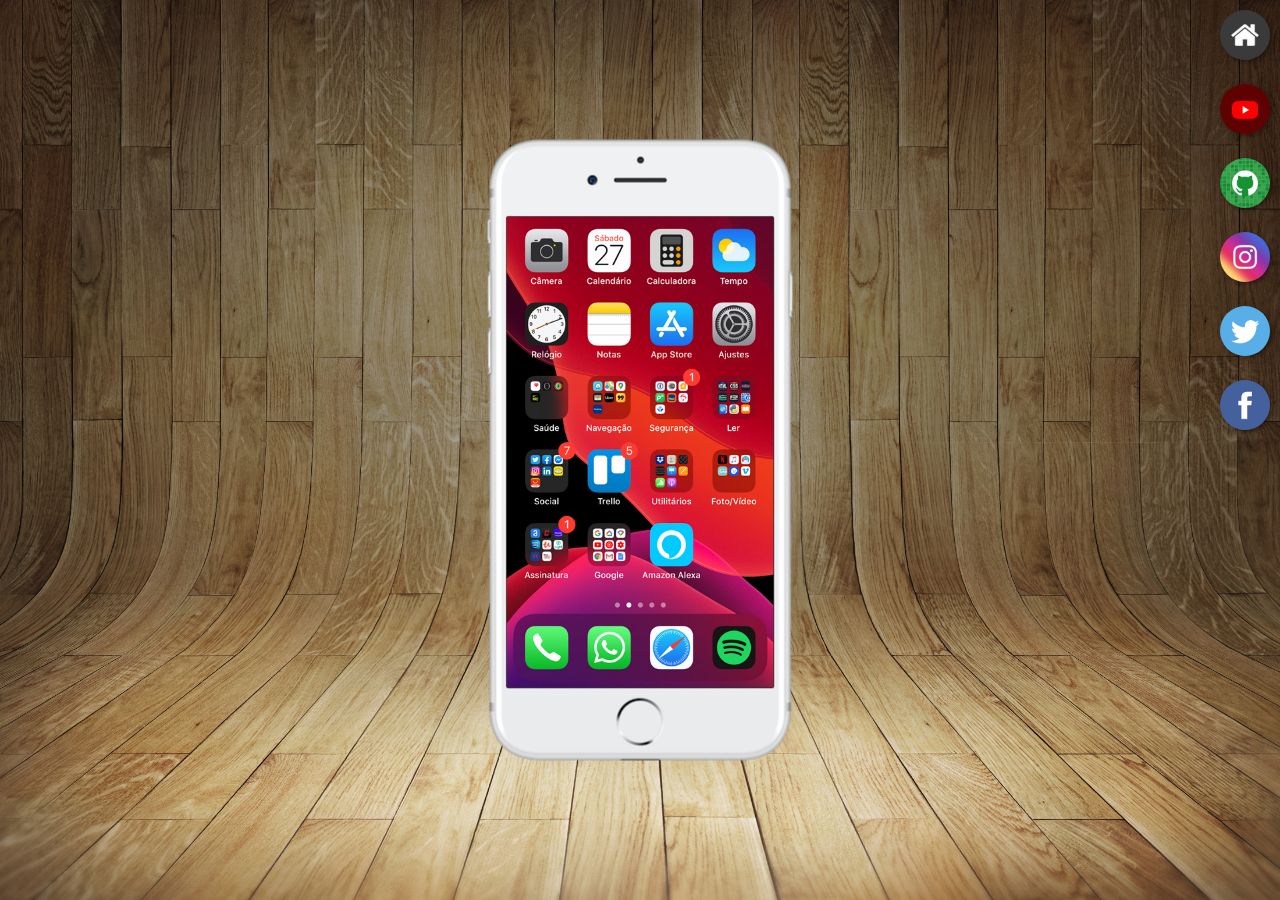
<file: index.html>
<!DOCTYPE html>
<html lang="pt-br">
<head>
    <meta charset="UTF-8">
    <meta name="viewport" content="width=device-width, initial-scale=1.0">
    <link rel="shortcut icon" href="favicon.ico" type="image/x-icon">
    <link rel="stylesheet" href="estilos/style.css">
    <title>Projeto Redes Sociais</title>
</head>
<body>
    <main>
        <section id="telefone">
        <iframe src="home.html" name="tela"  id="tela" frameborder="0">
            seu navegador não é compativel com isso.
        </iframe>

        </section>

        <section id="redes-sociais">
            <a href="home.html" target="tela"><img src="imagens/logo-home.jpg" alt="Home"></a><br>
            
            <a href="youtube.html" target="tela"><img src="imagens/logo-youtube.jpg" alt="Youtube"></a><br>
            
            <a href="github.html" target="tela"><img src="imagens/logo-github.jpg" alt="Github"></a><br>
            
            <a href="instagram.html" target="tela"><img src="imagens/logo-instagram.jpg" alt="Instagram"></a><br>
            
            <a href="twitter.html" target="tela"><img src="imagens/logo-twitter.jpg" alt="Twitter"></a><br>
            
            <a href="facebook.html" target="tela"><img src="imagens/logo-facebook.jpg" alt="Facebook"></a>

        </section>
    </main>
</body>
</html>
</file>
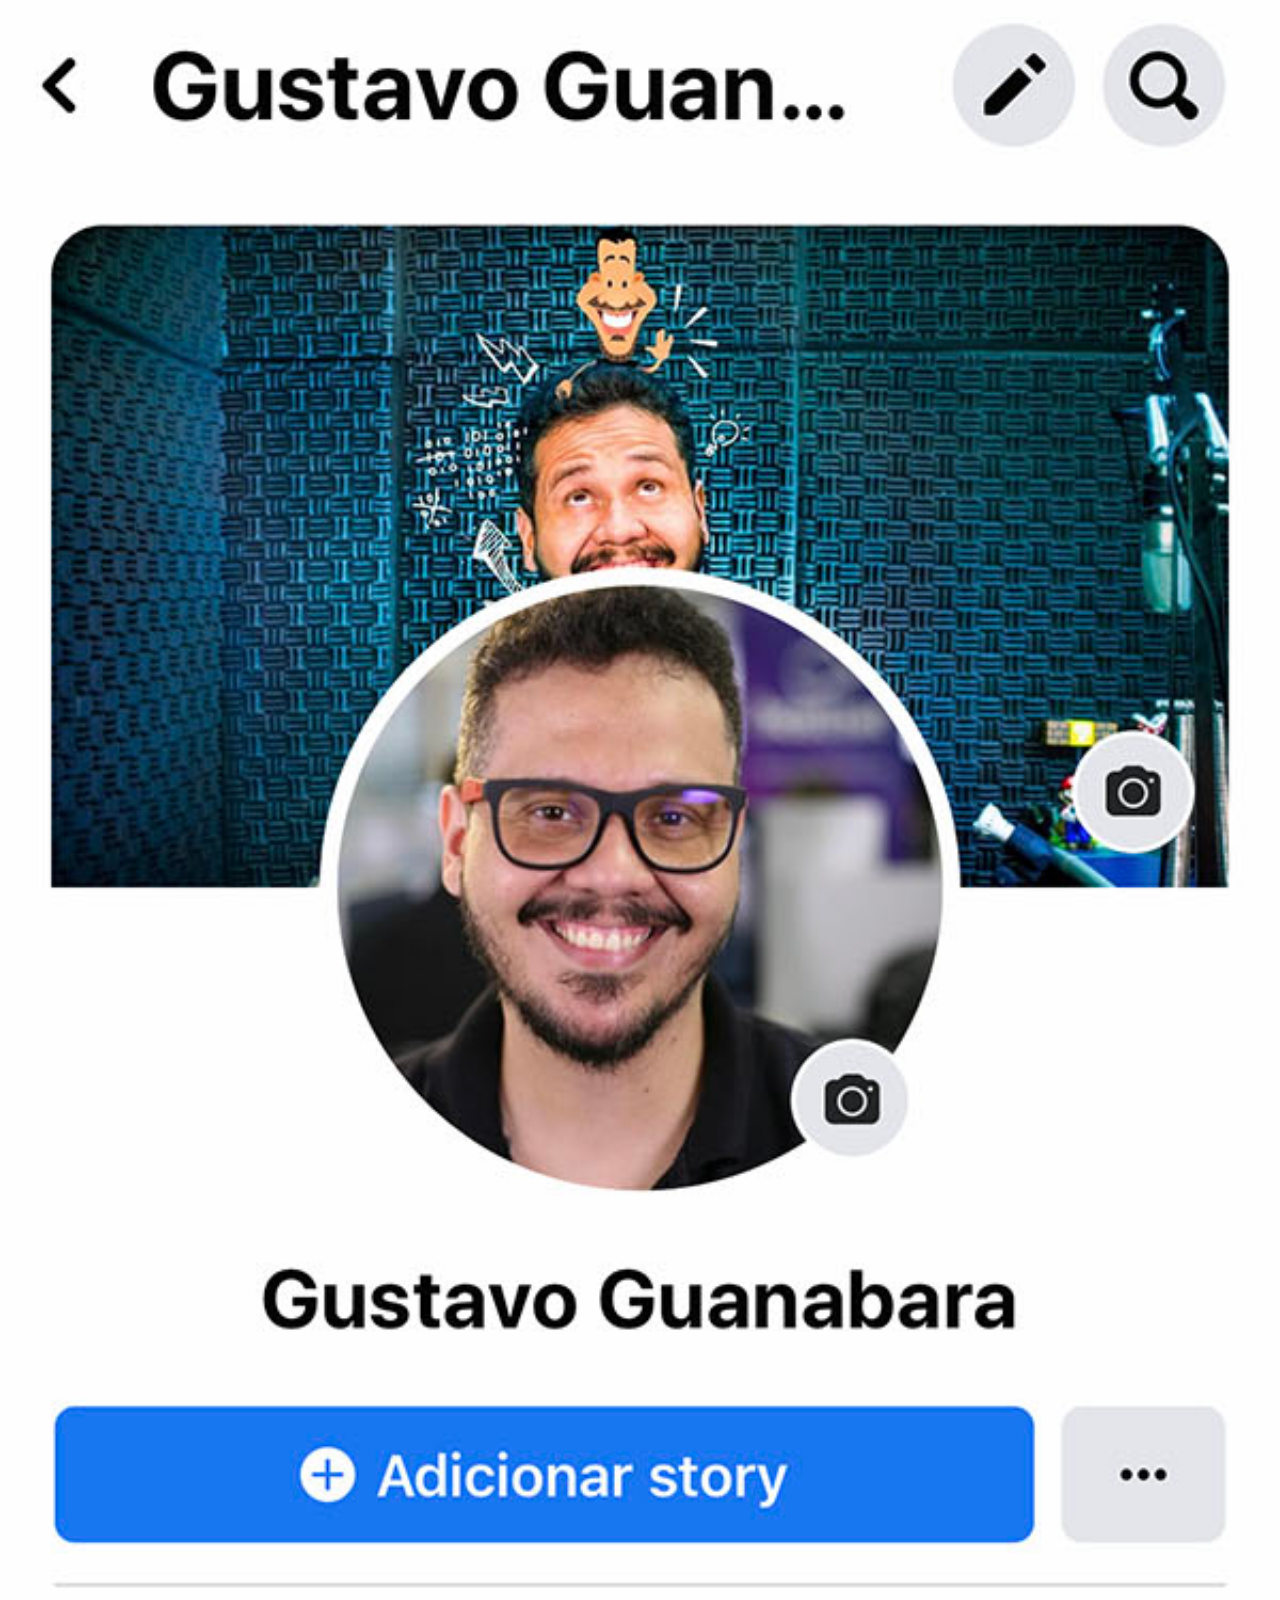
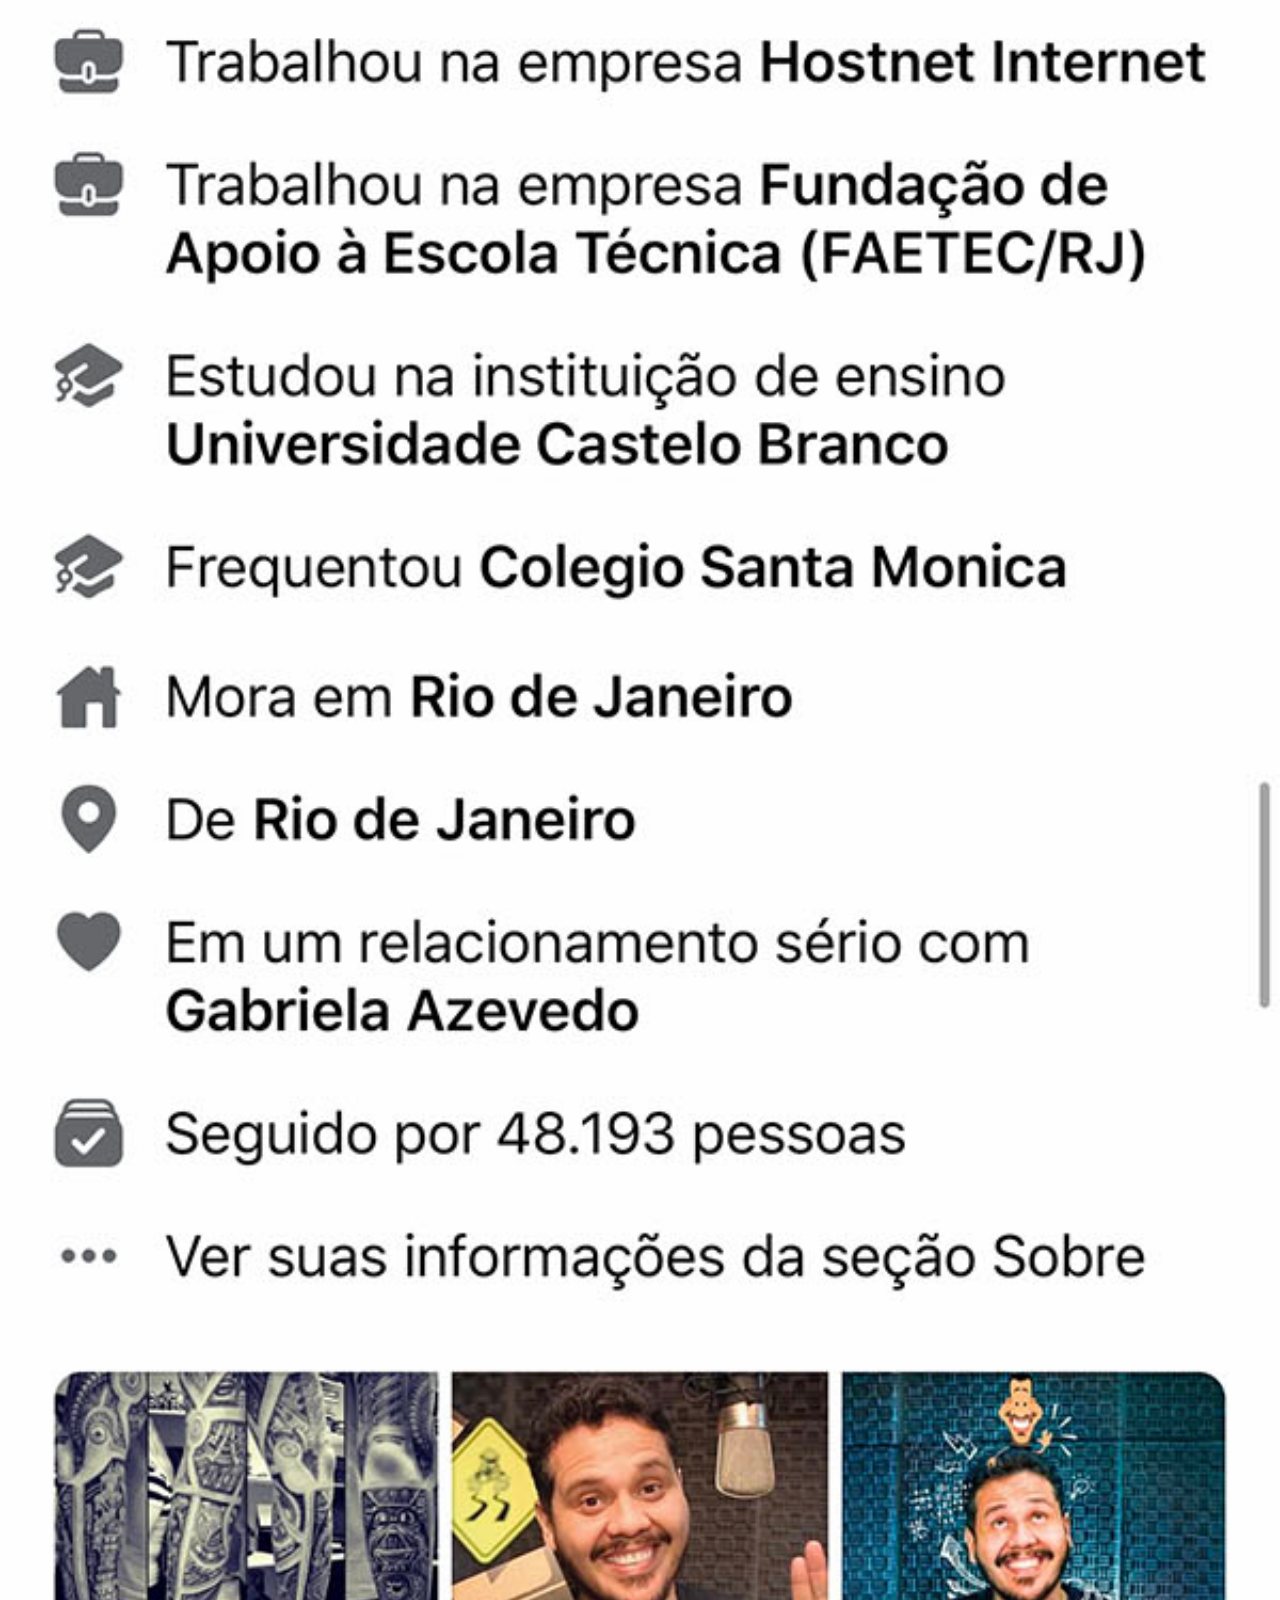
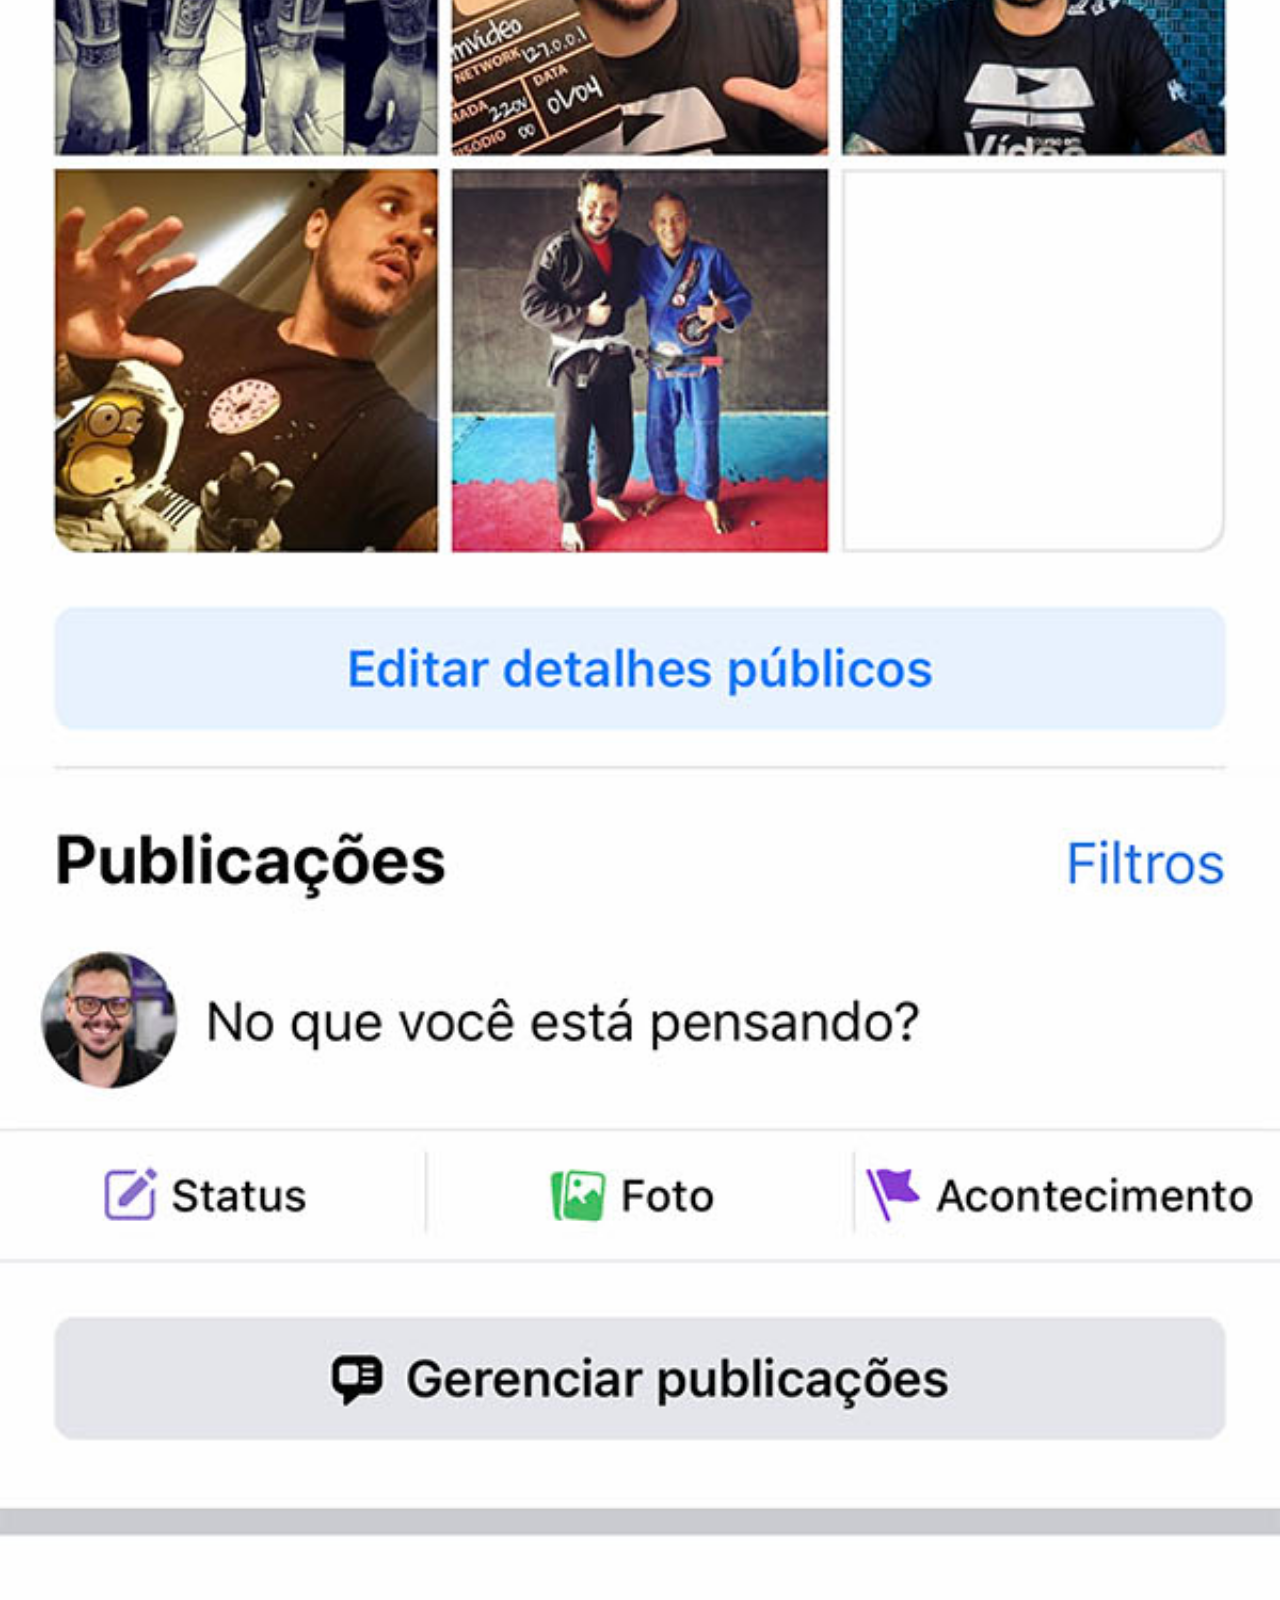
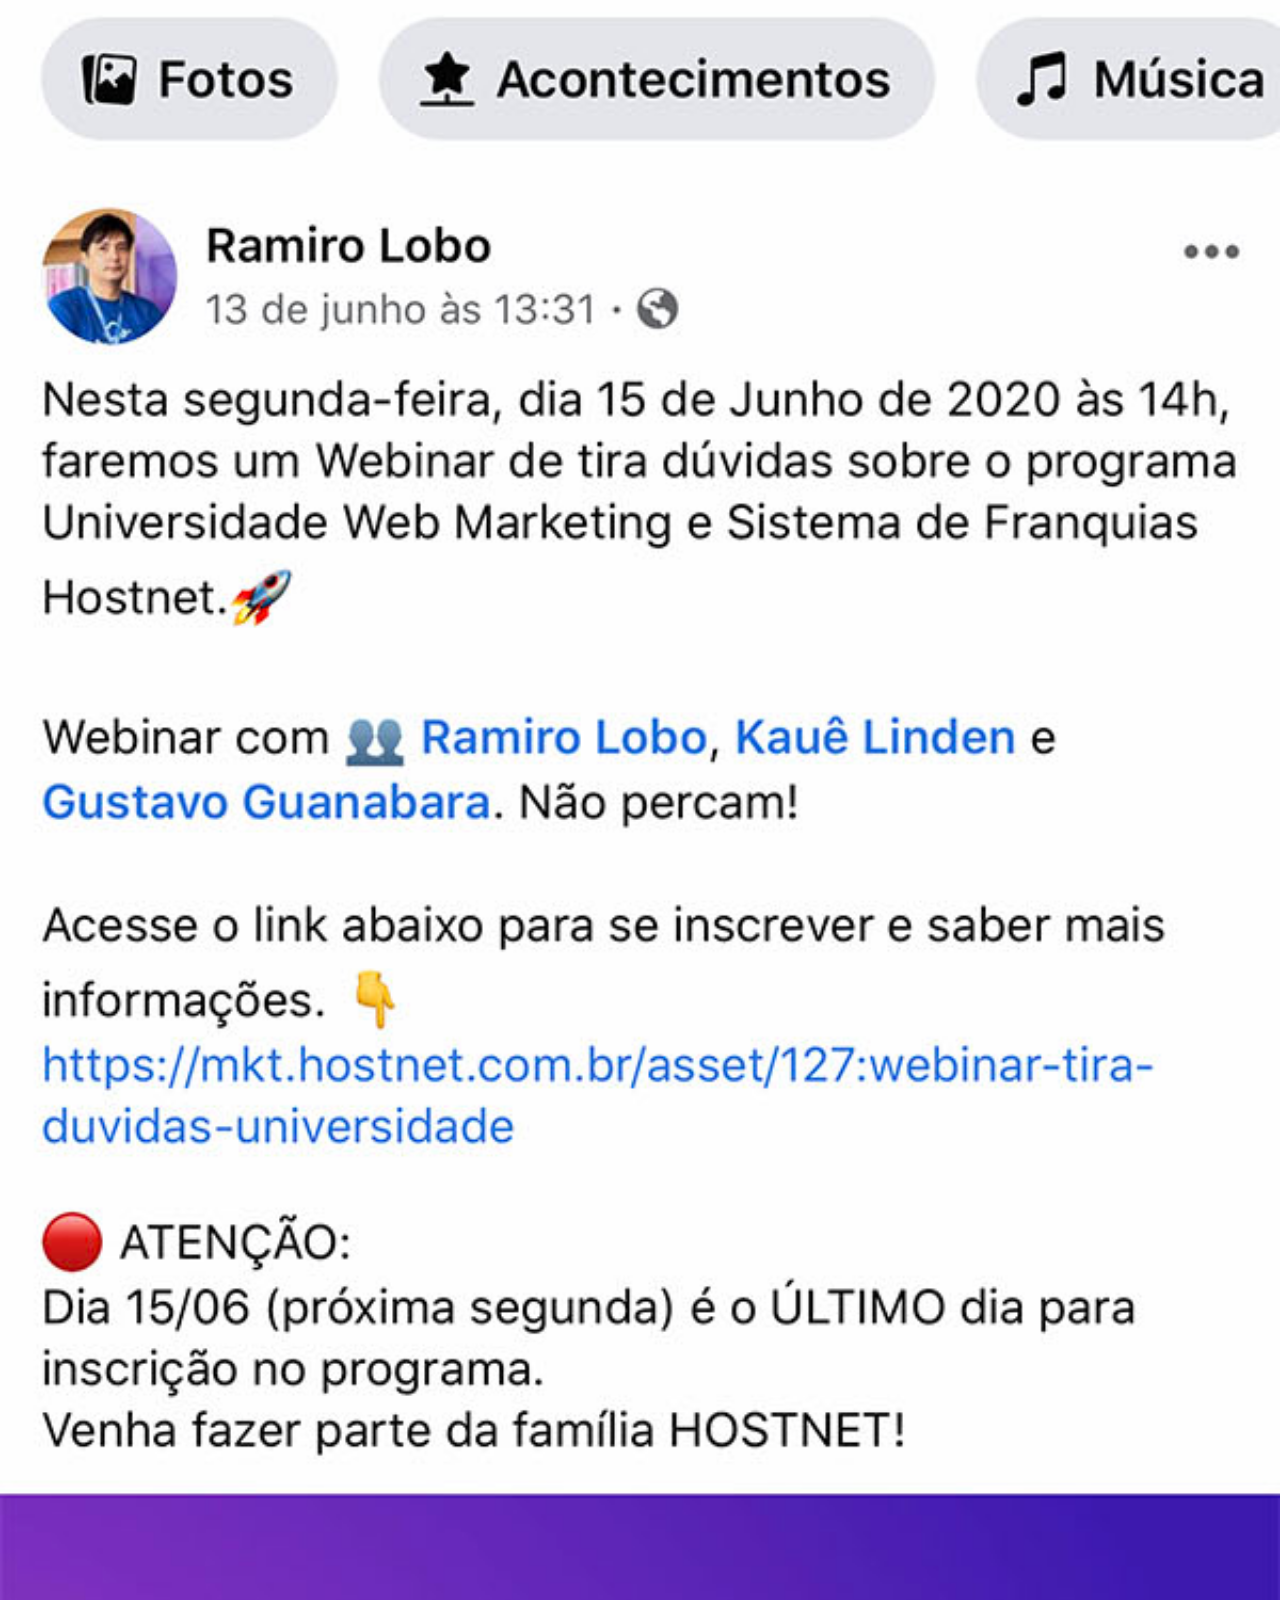
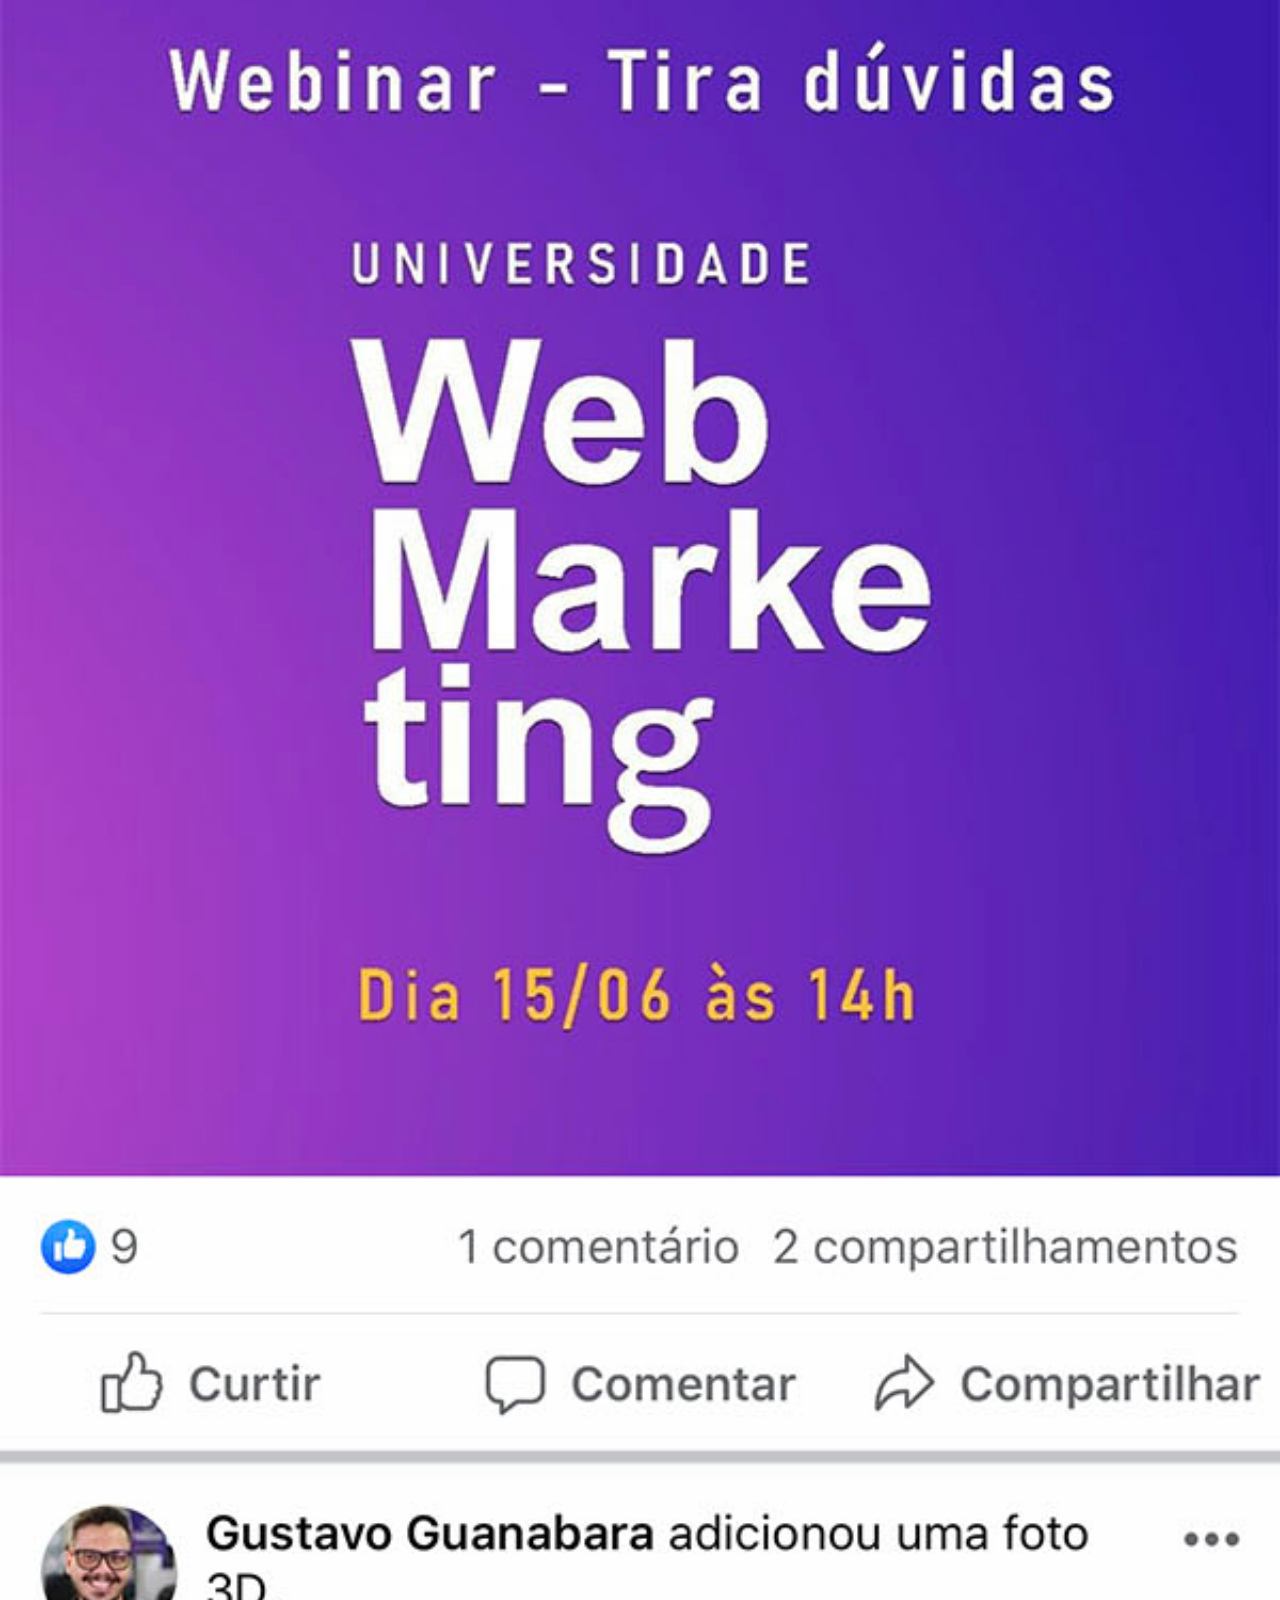
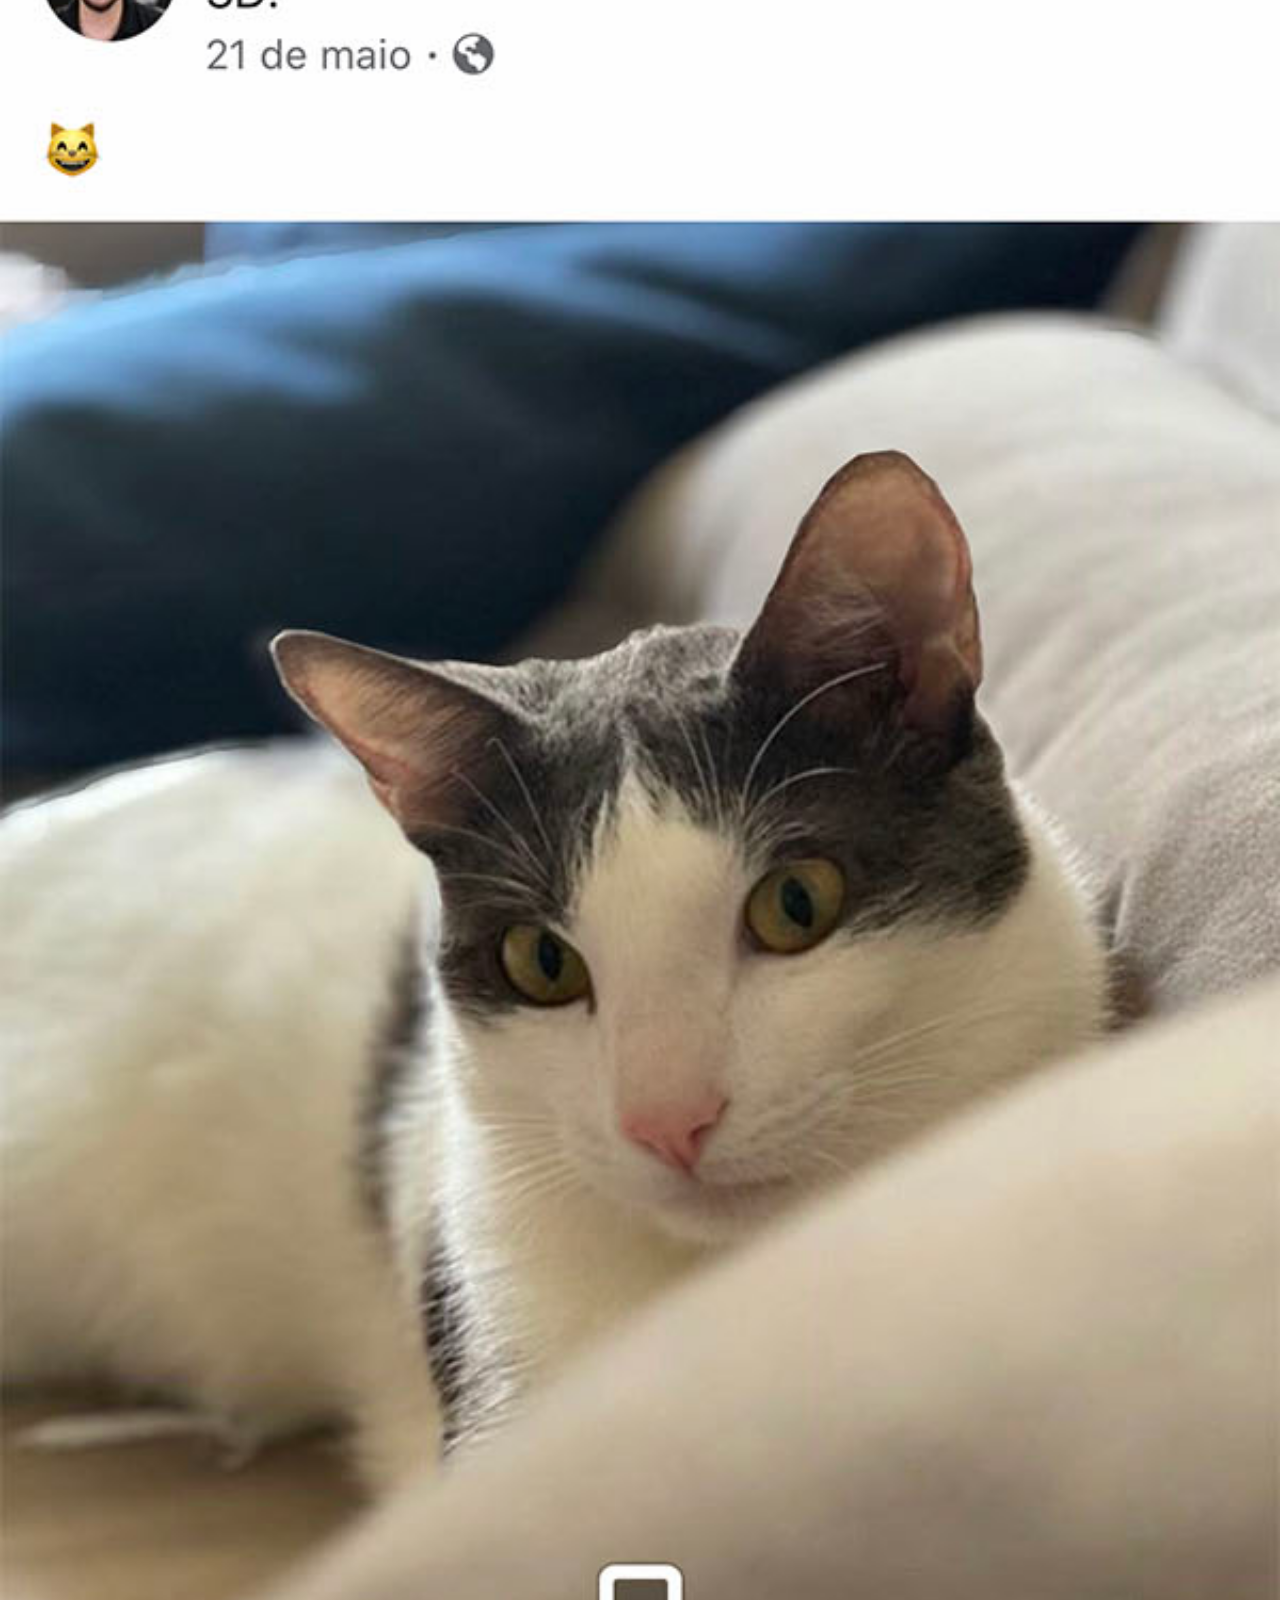
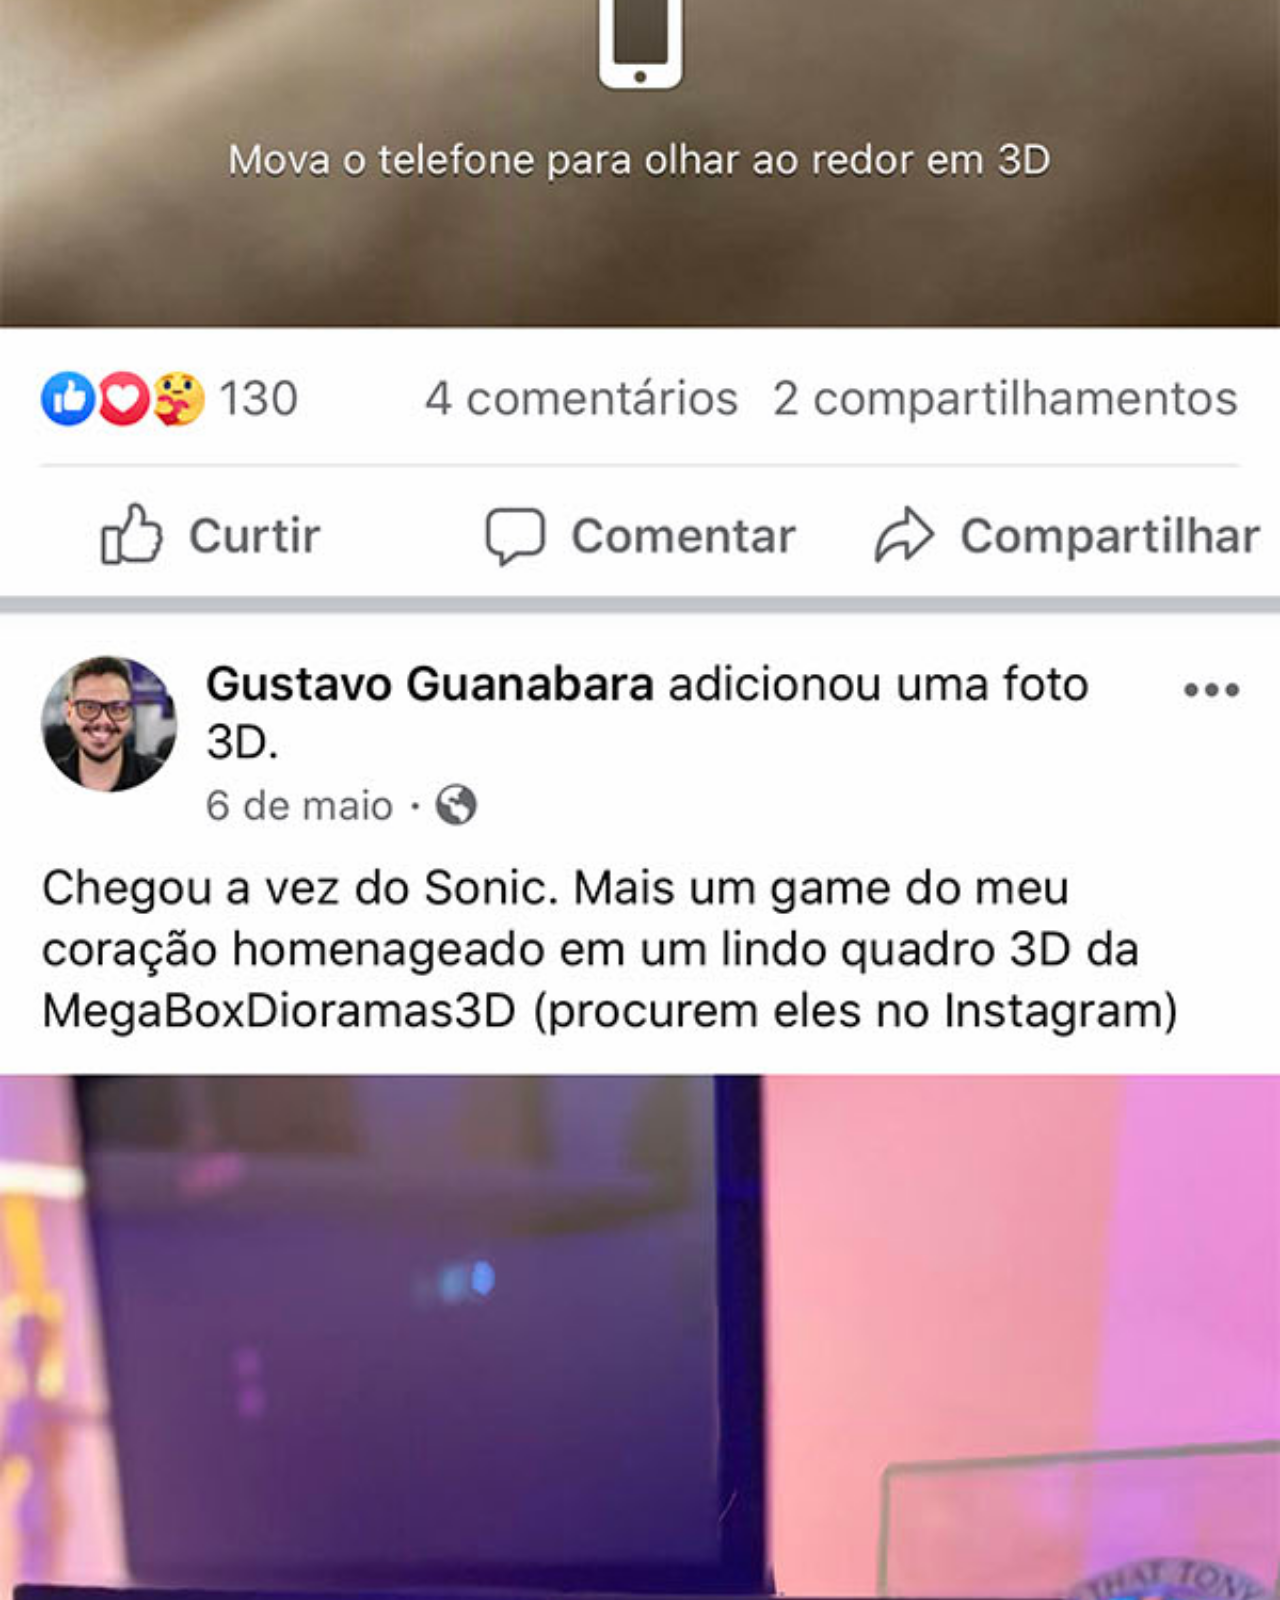
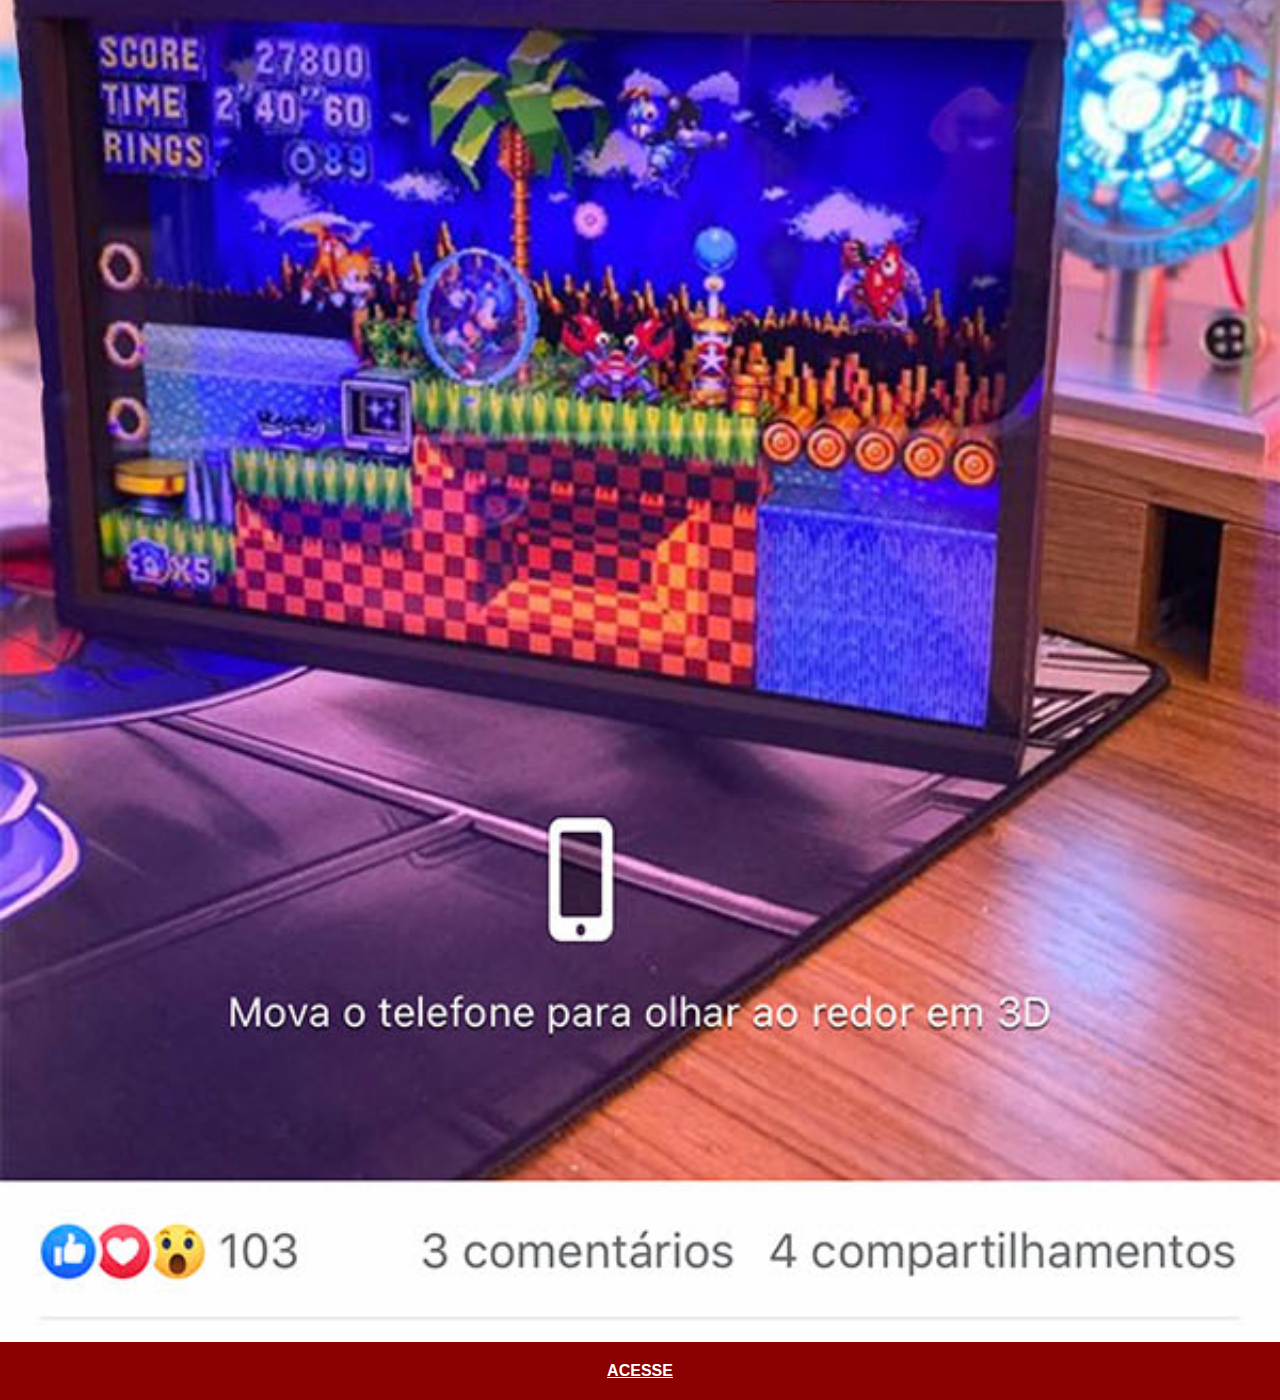
<file: facebook.html>
<!DOCTYPE html>
<html lang="pt-br">
<head>
    <meta charset="UTF-8">
    <meta name="viewport" content="width=device-width, initial-scale=1.0">
    <title>Facebook</title>
    <link rel="stylesheet" href="estilos/social.css">
</head>
<body>
    <img src="imagens/tela-facebook.jpg" alt="Twitter">
    <a href="https://facebook.com/gustavoguanabara" target="_blank">ACESSE</a>
</body>
</html>
</file>
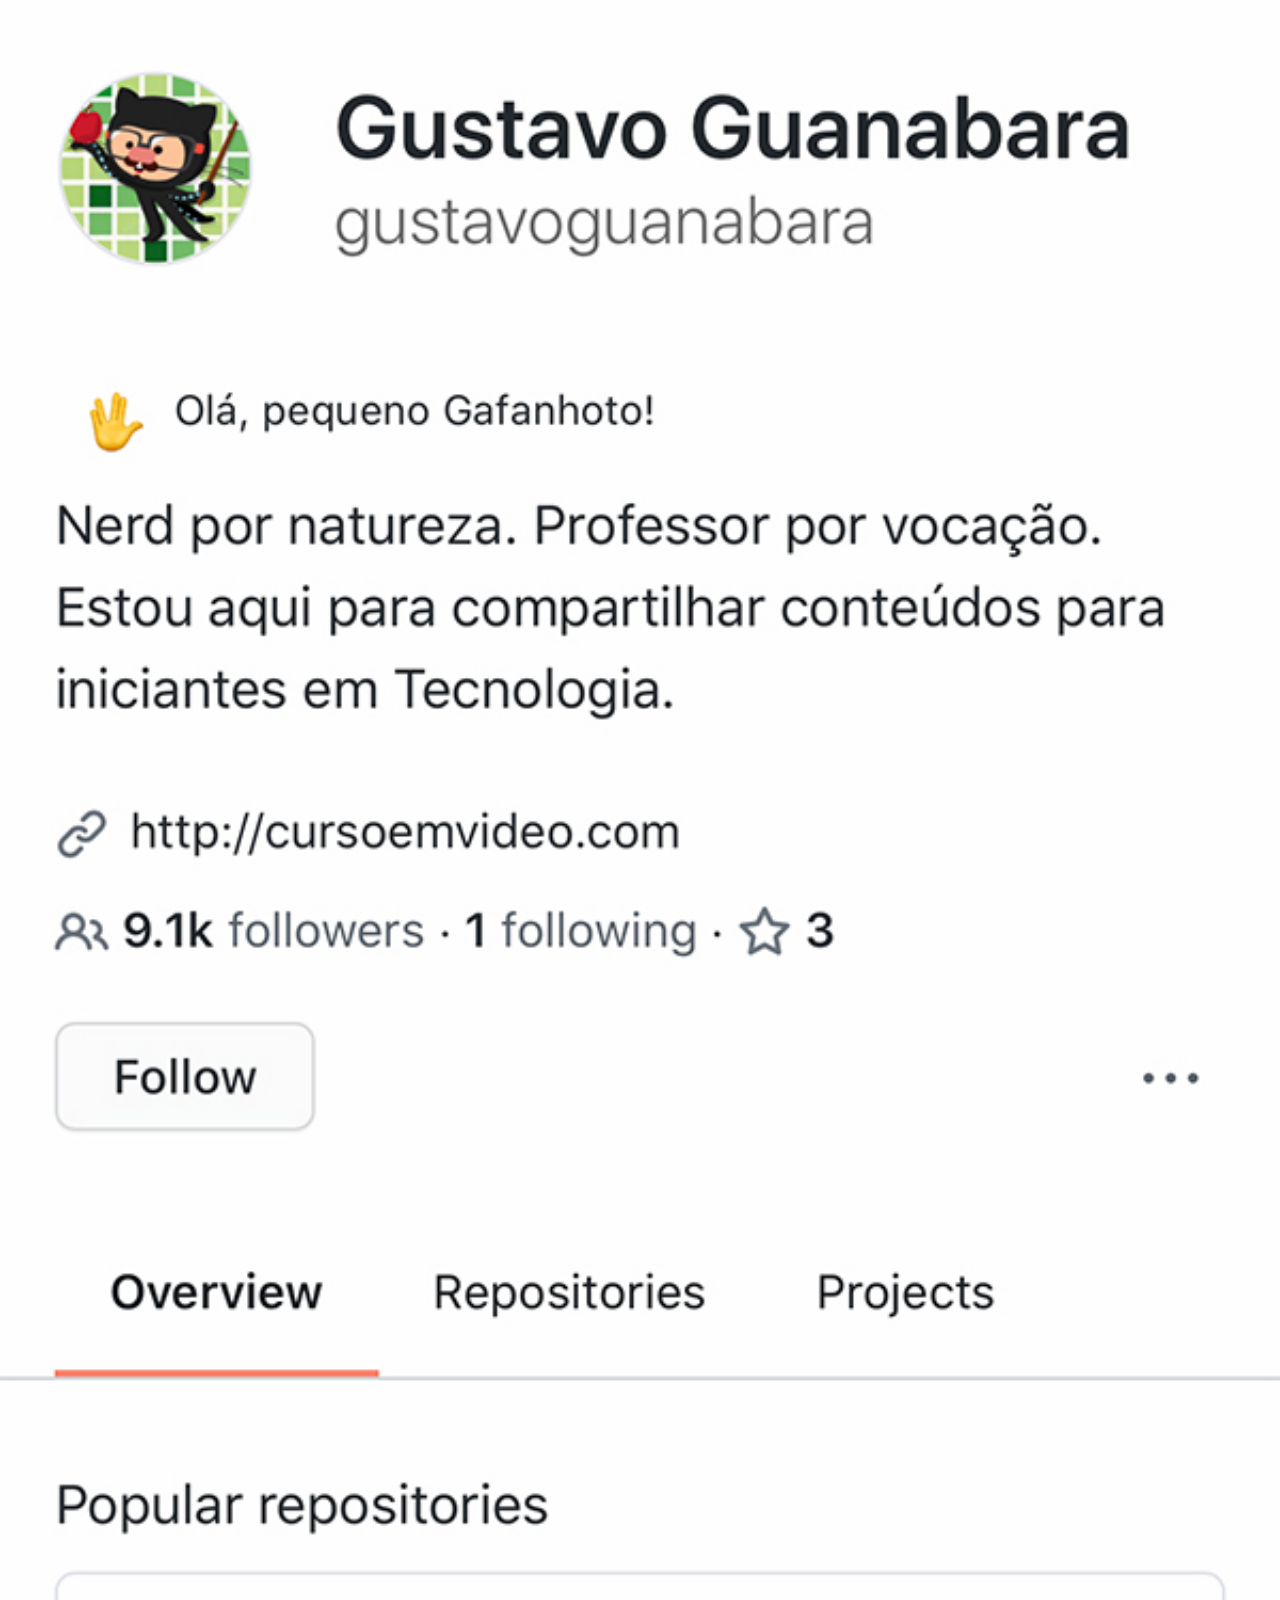
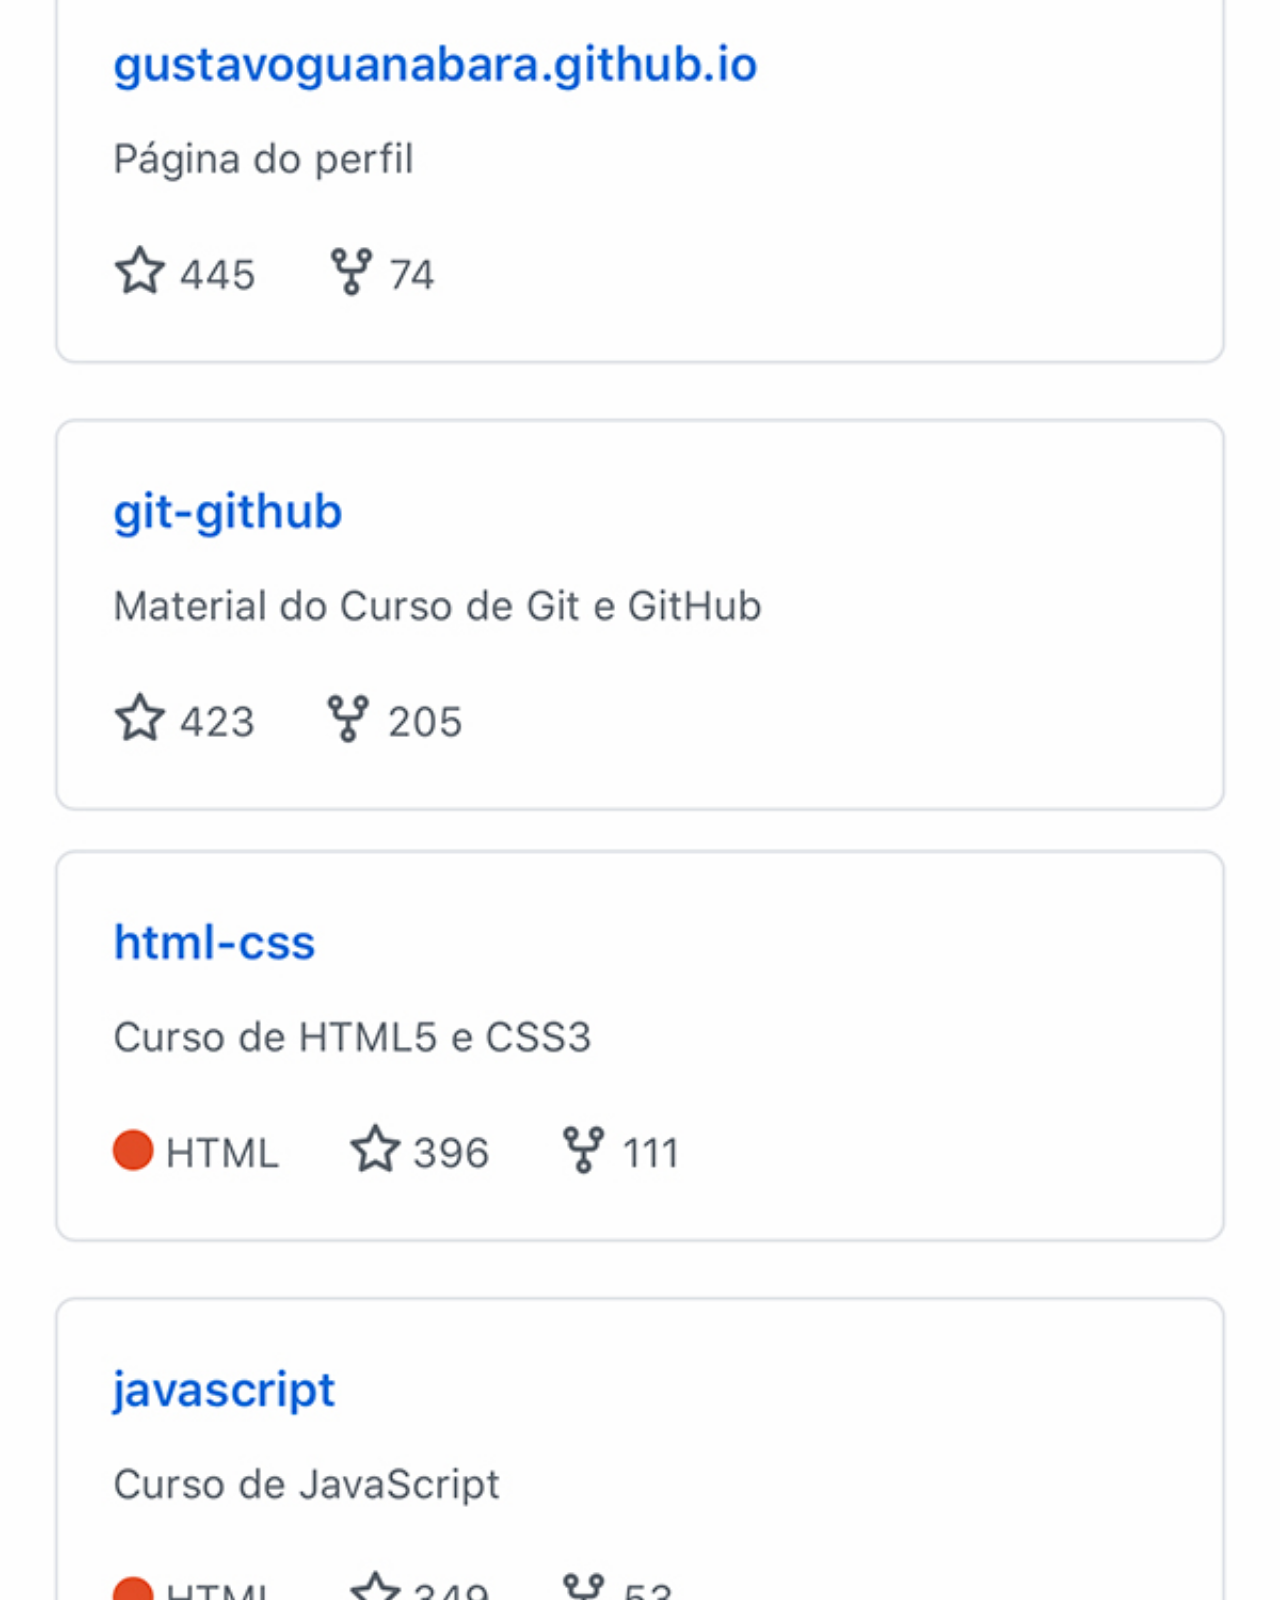
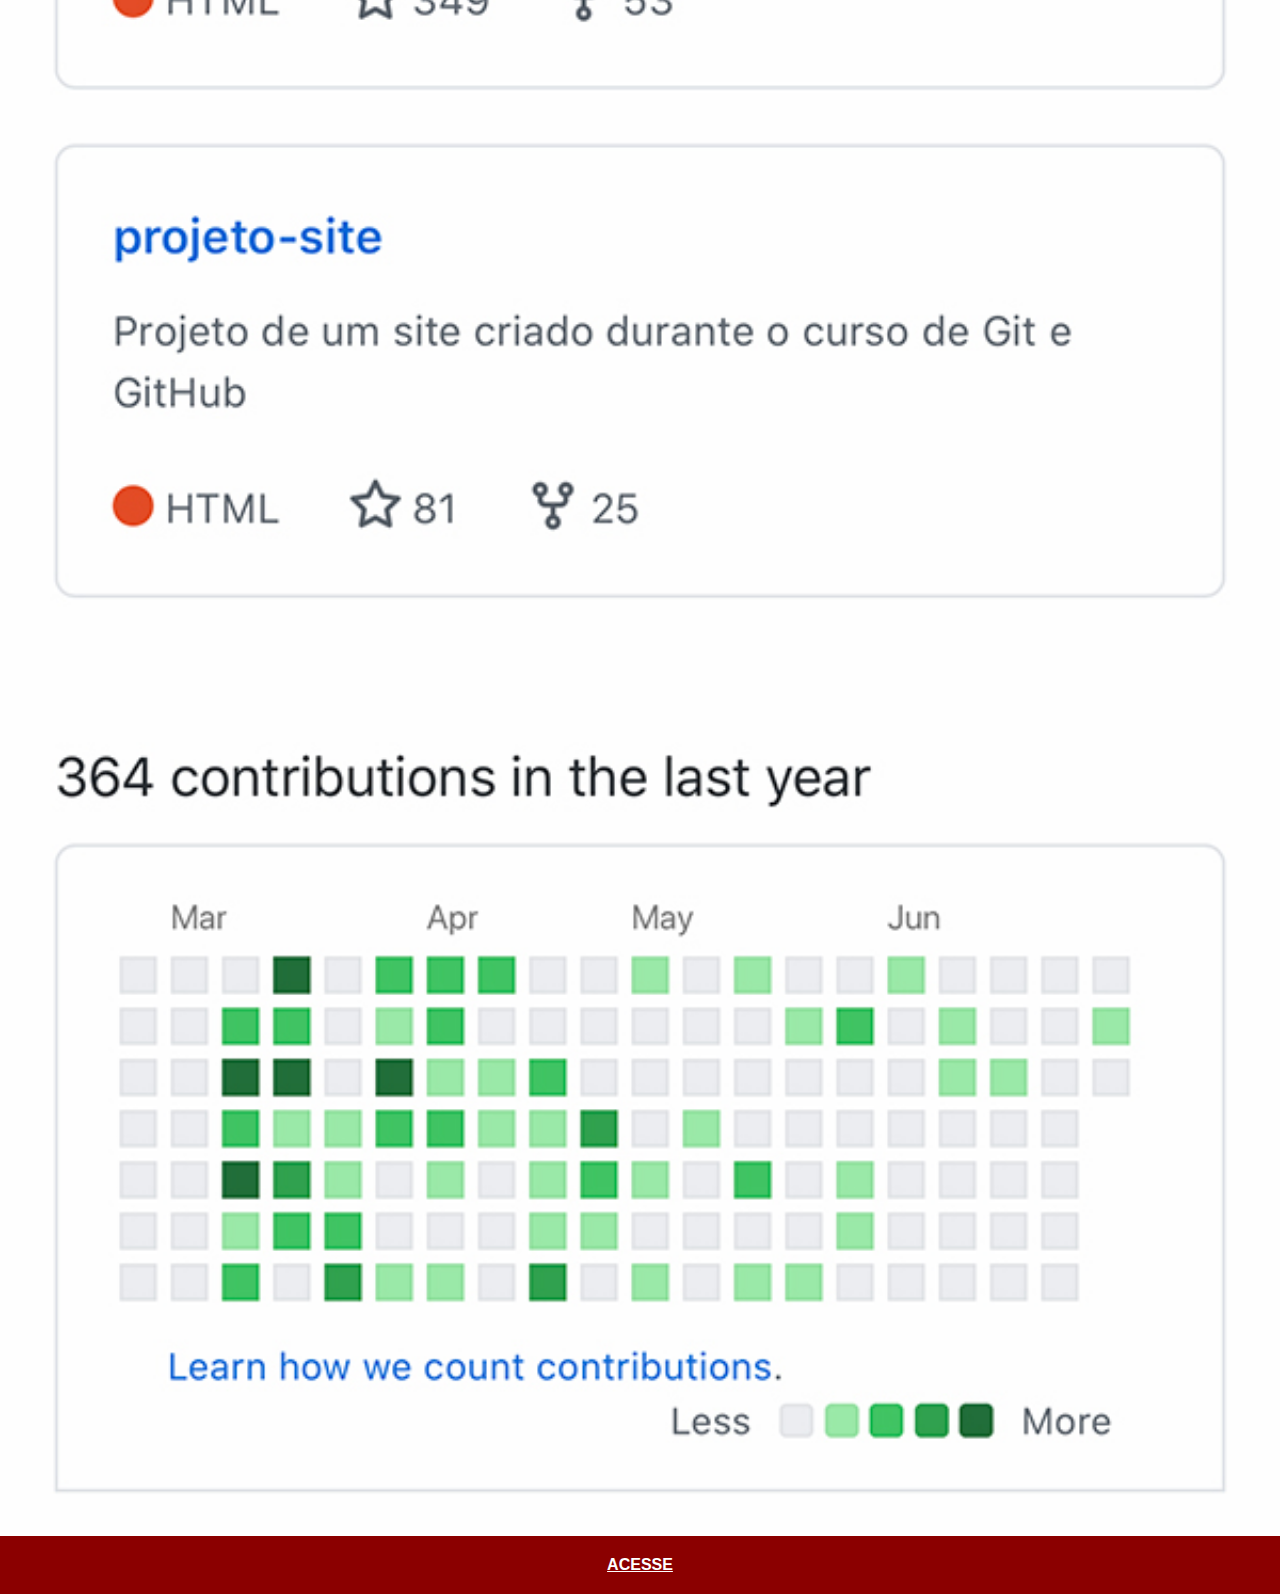
<file: github.html>
<!DOCTYPE html>
<html lang="pt-br">
<head>
    <meta charset="UTF-8">
    <meta name="viewport" content="width=device-width, initial-scale=1.0">
    <title>Github</title>
    <link rel="stylesheet" href="estilos/social.css">
</head>
<body>
    <img src="imagens/tela-github.jpg" alt="Github">
    <a href="https://github.com/gustavoguanabara" target="_blank">ACESSE</a>
</body>
</html>
</file>
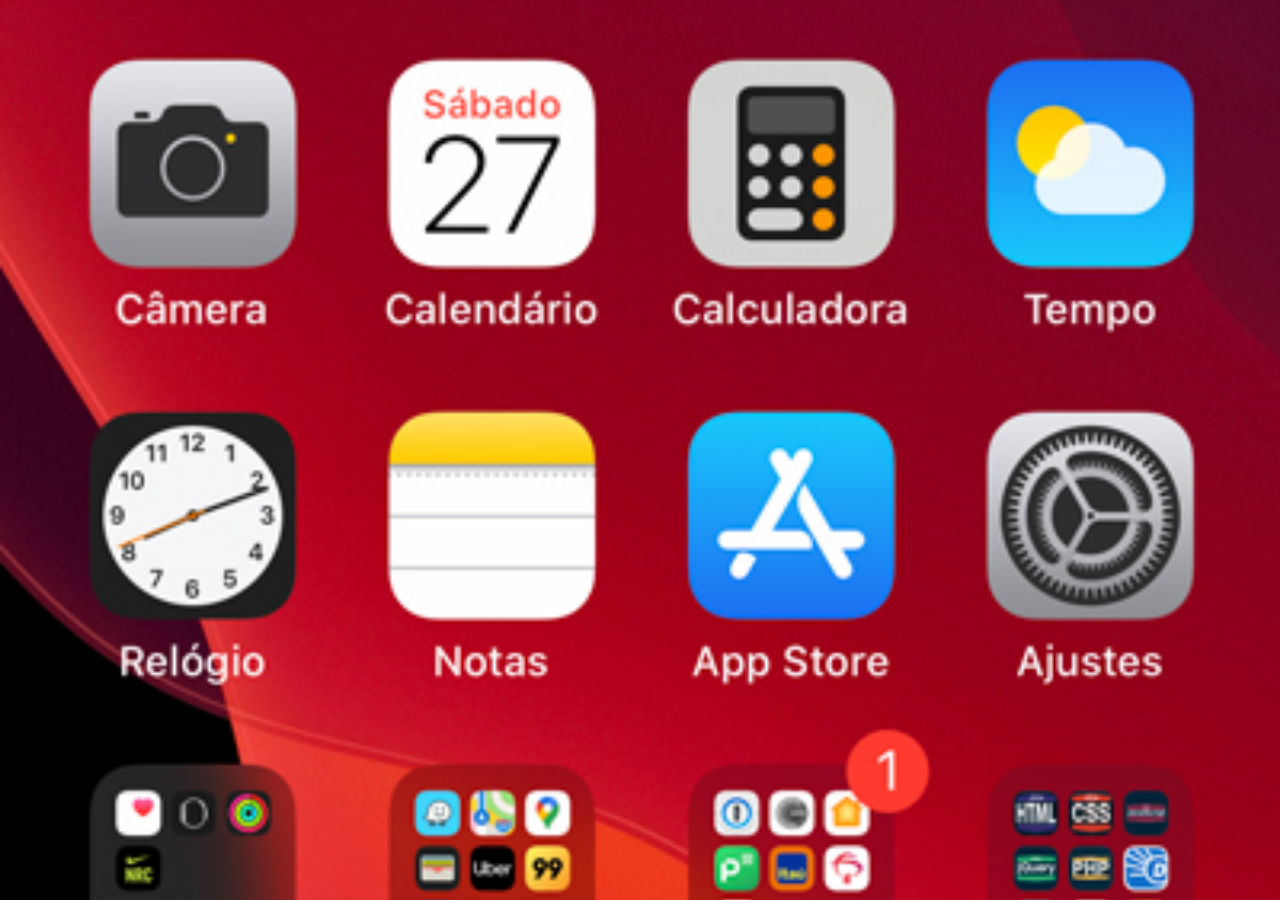
<file: home.html>
<!DOCTYPE html>
<html lang="pt-br">
<head>
    <meta charset="UTF-8">
    <meta name="viewport" content="width=device-width, initial-scale=1.0">
    <title>Home</title>
</head>
<style>
    * {
        margin: 0px;
        padding: 0px;
    }

    body {
        width: 100vw;
        height: 100vh;
        background: black url('imagens/tela-home.jpg') no-repeat top center;
        background-size: cover;
    }


</style>
<body>
    
</body>
</html>
</file>
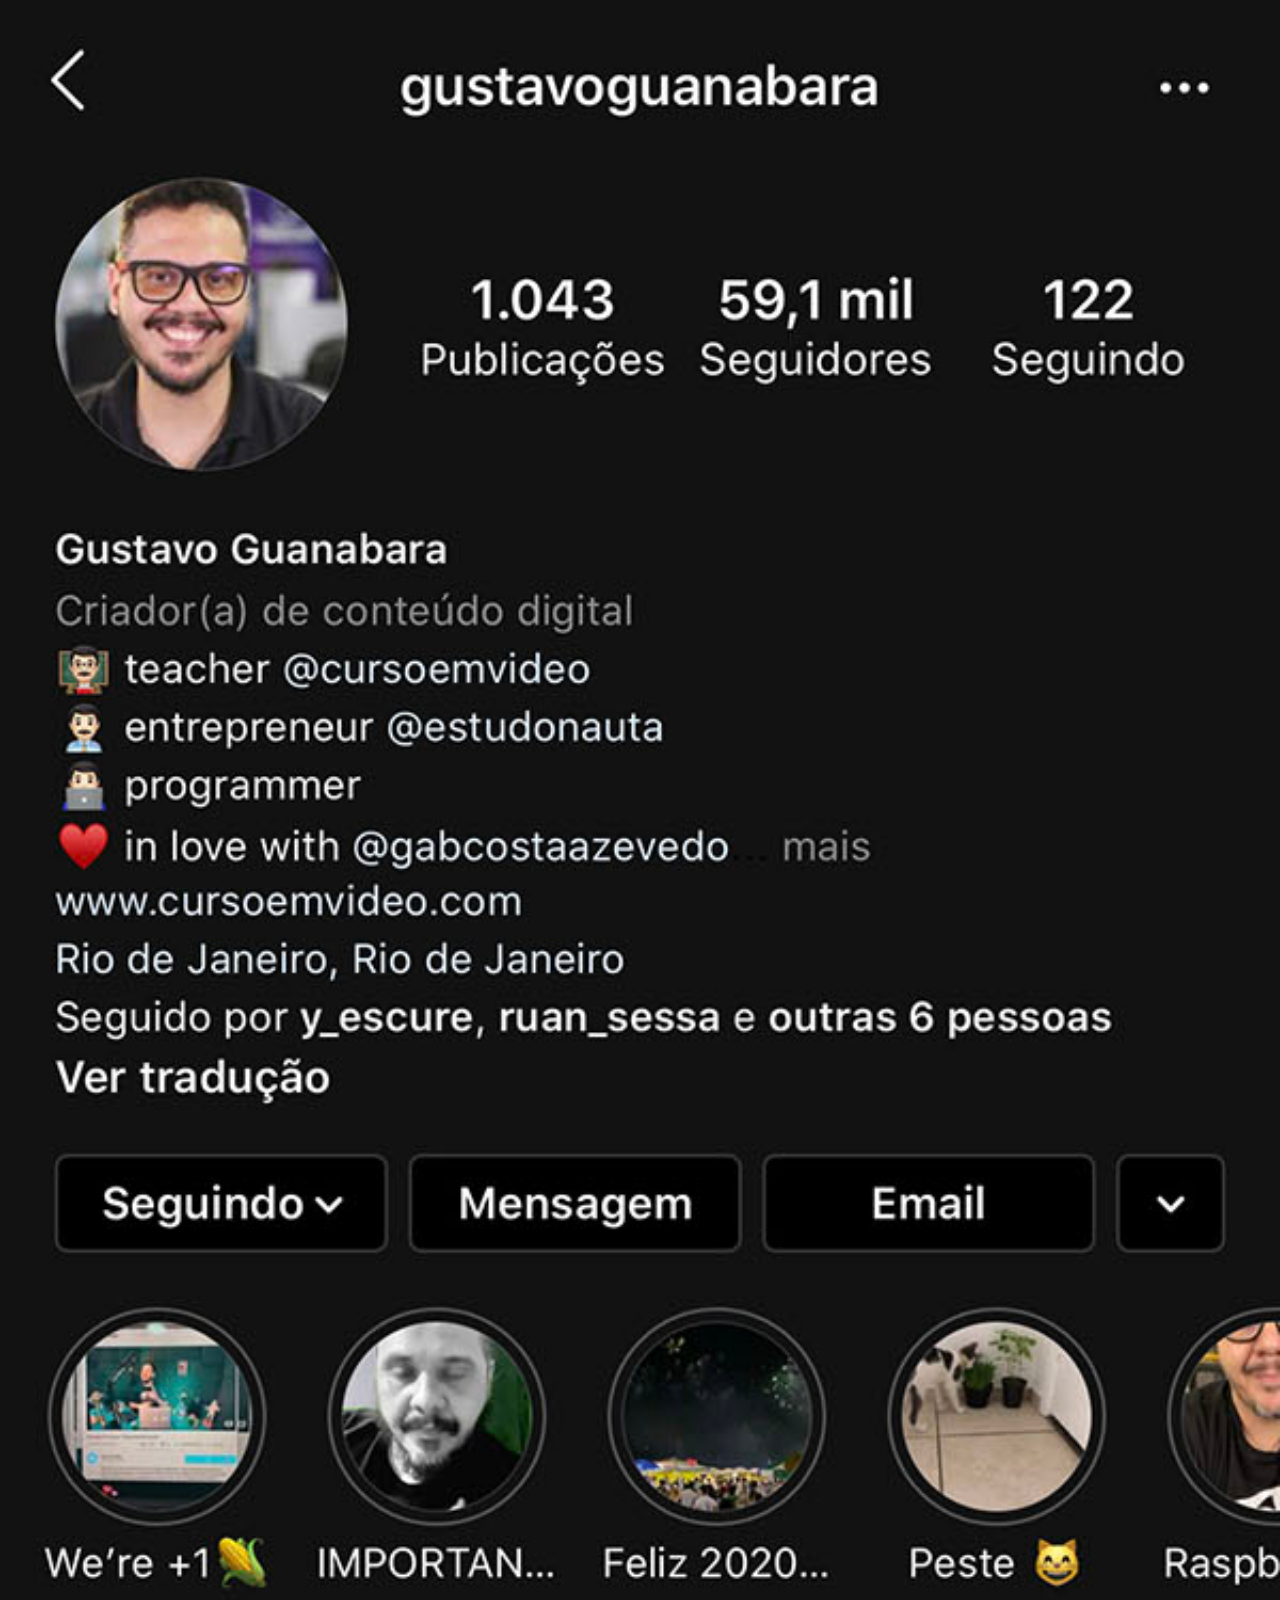
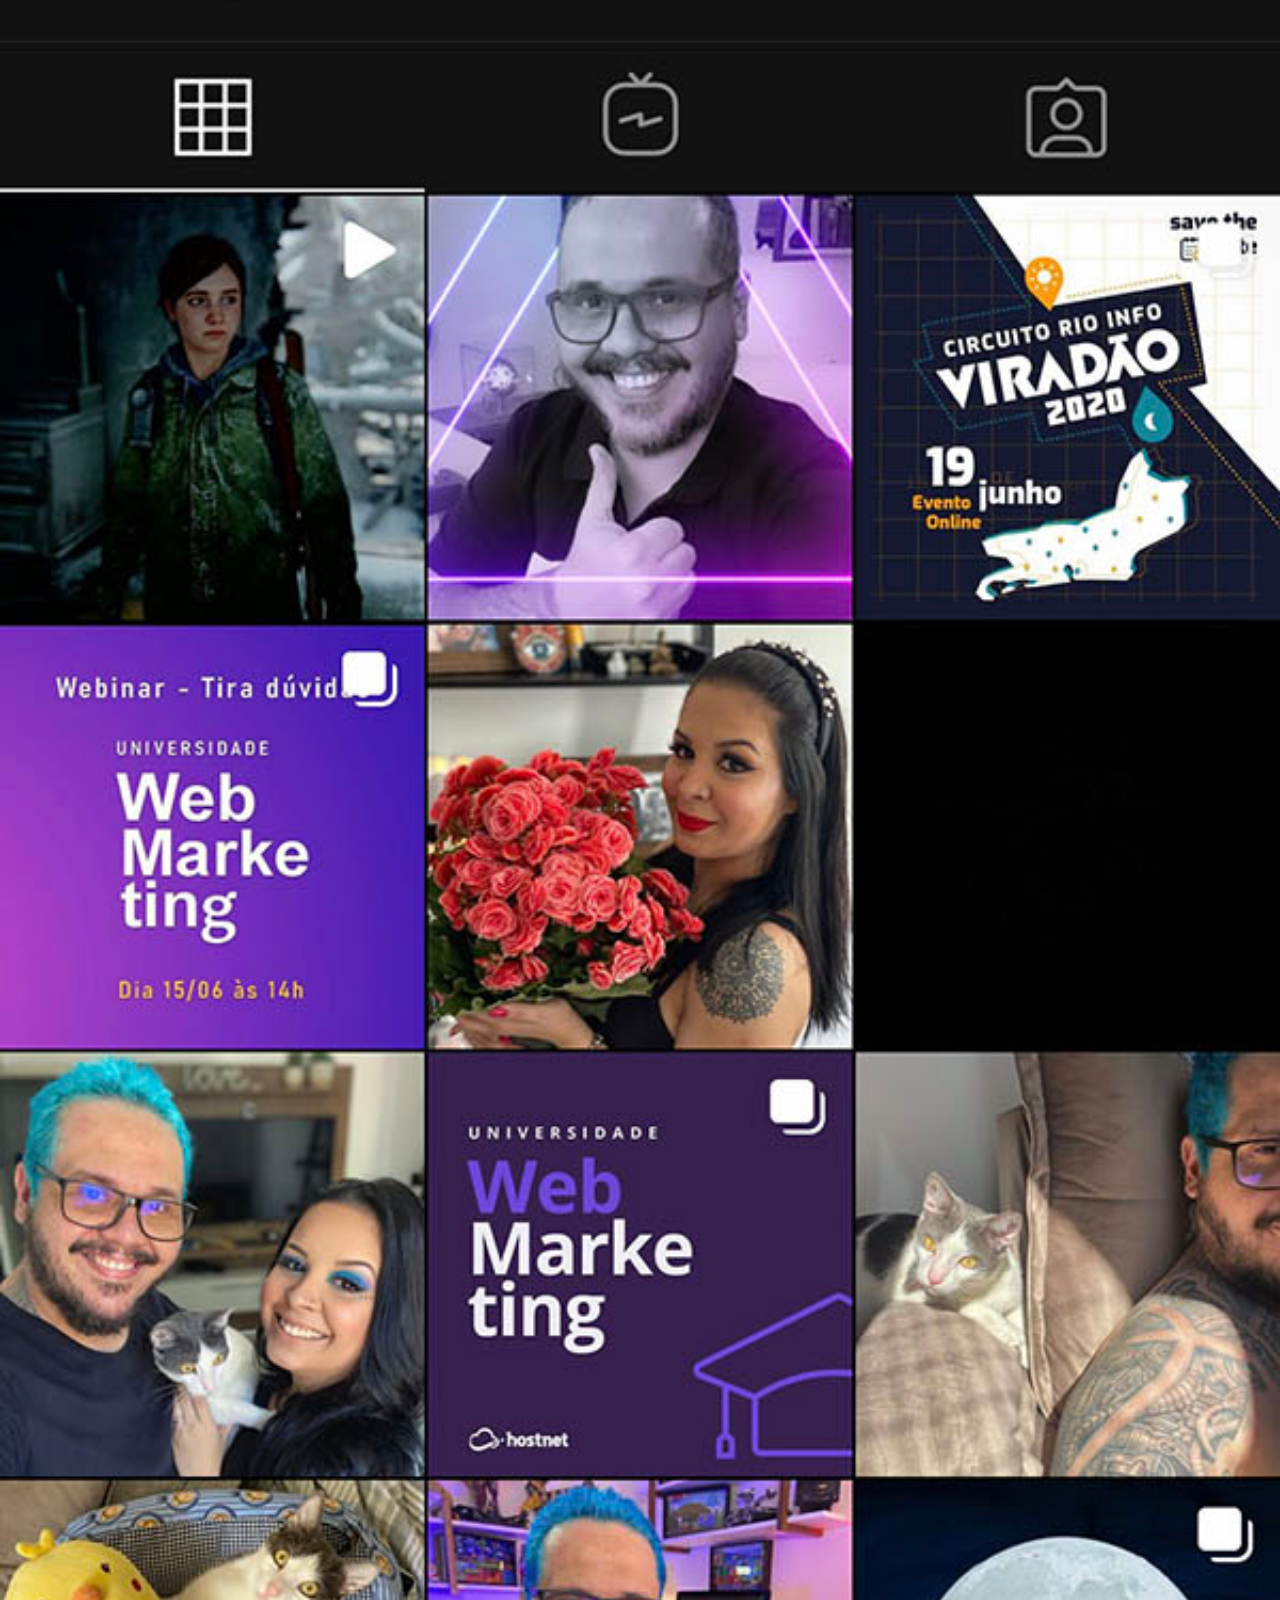
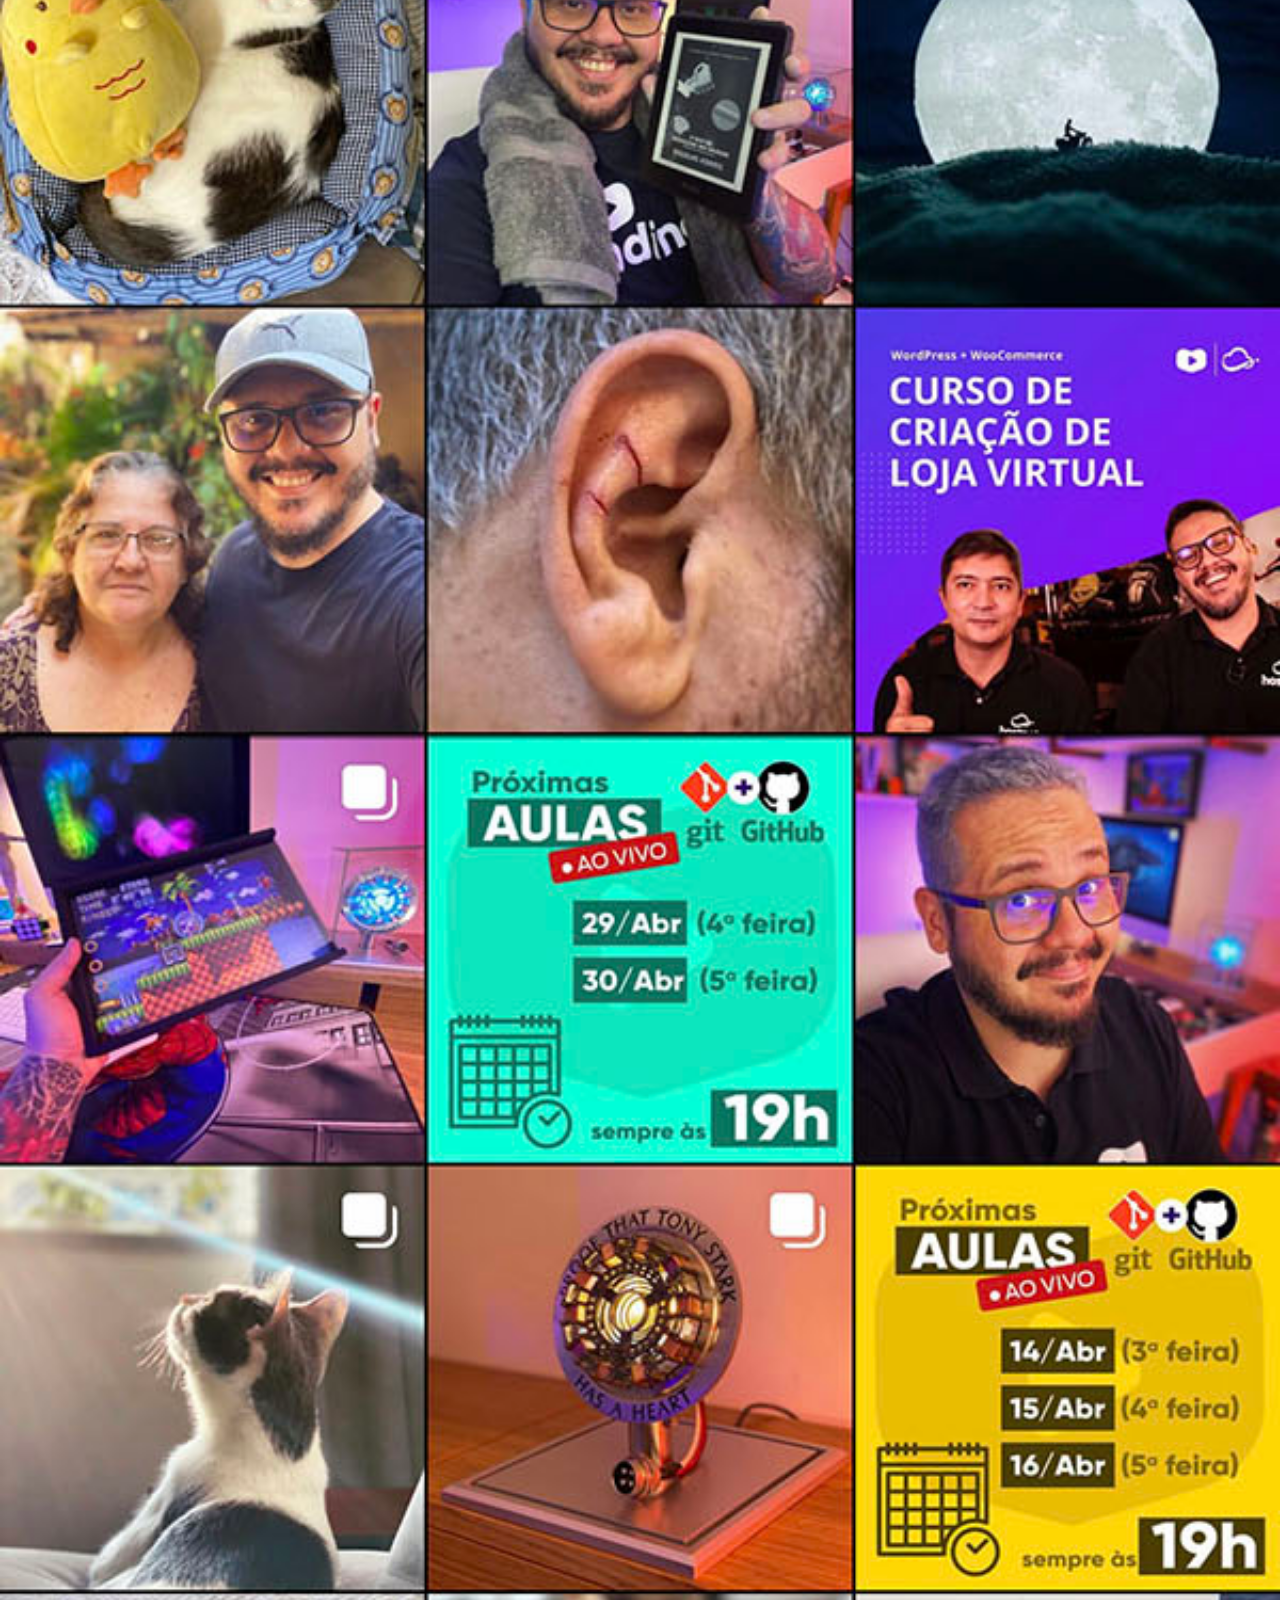
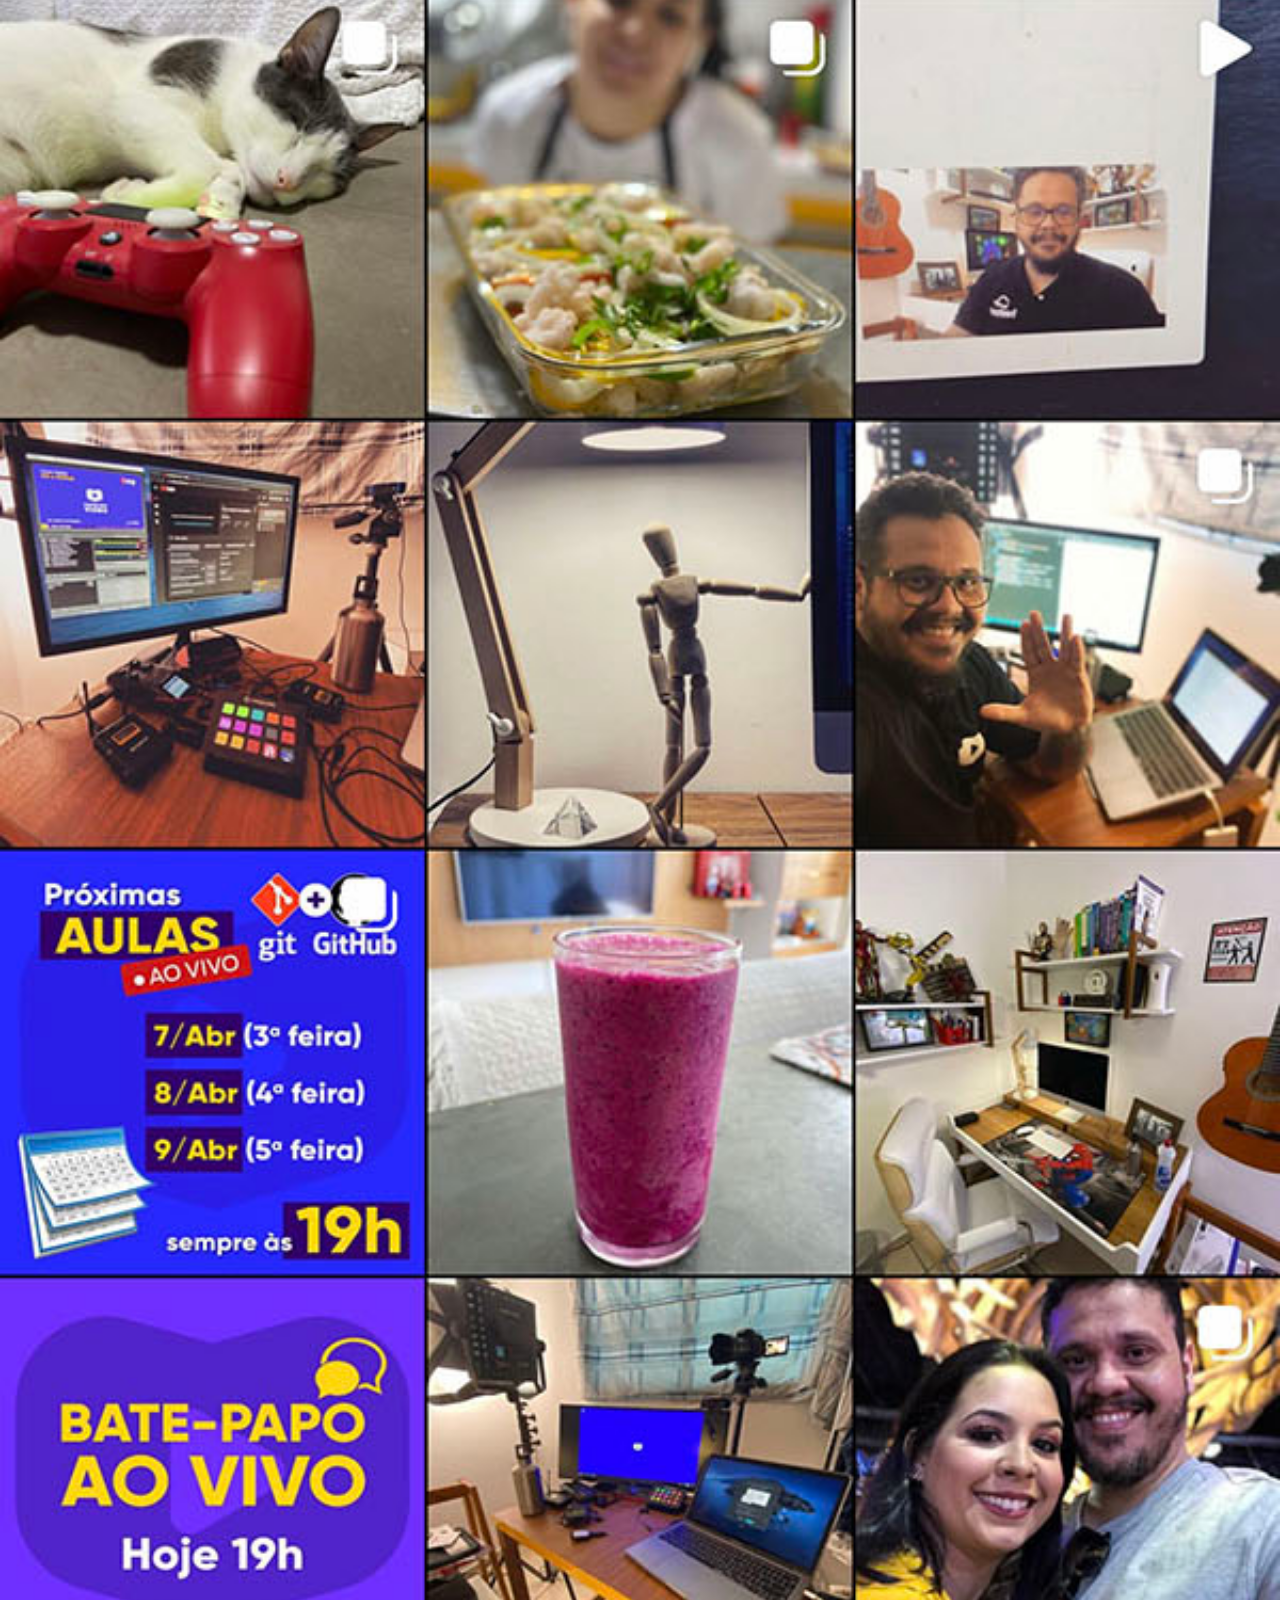
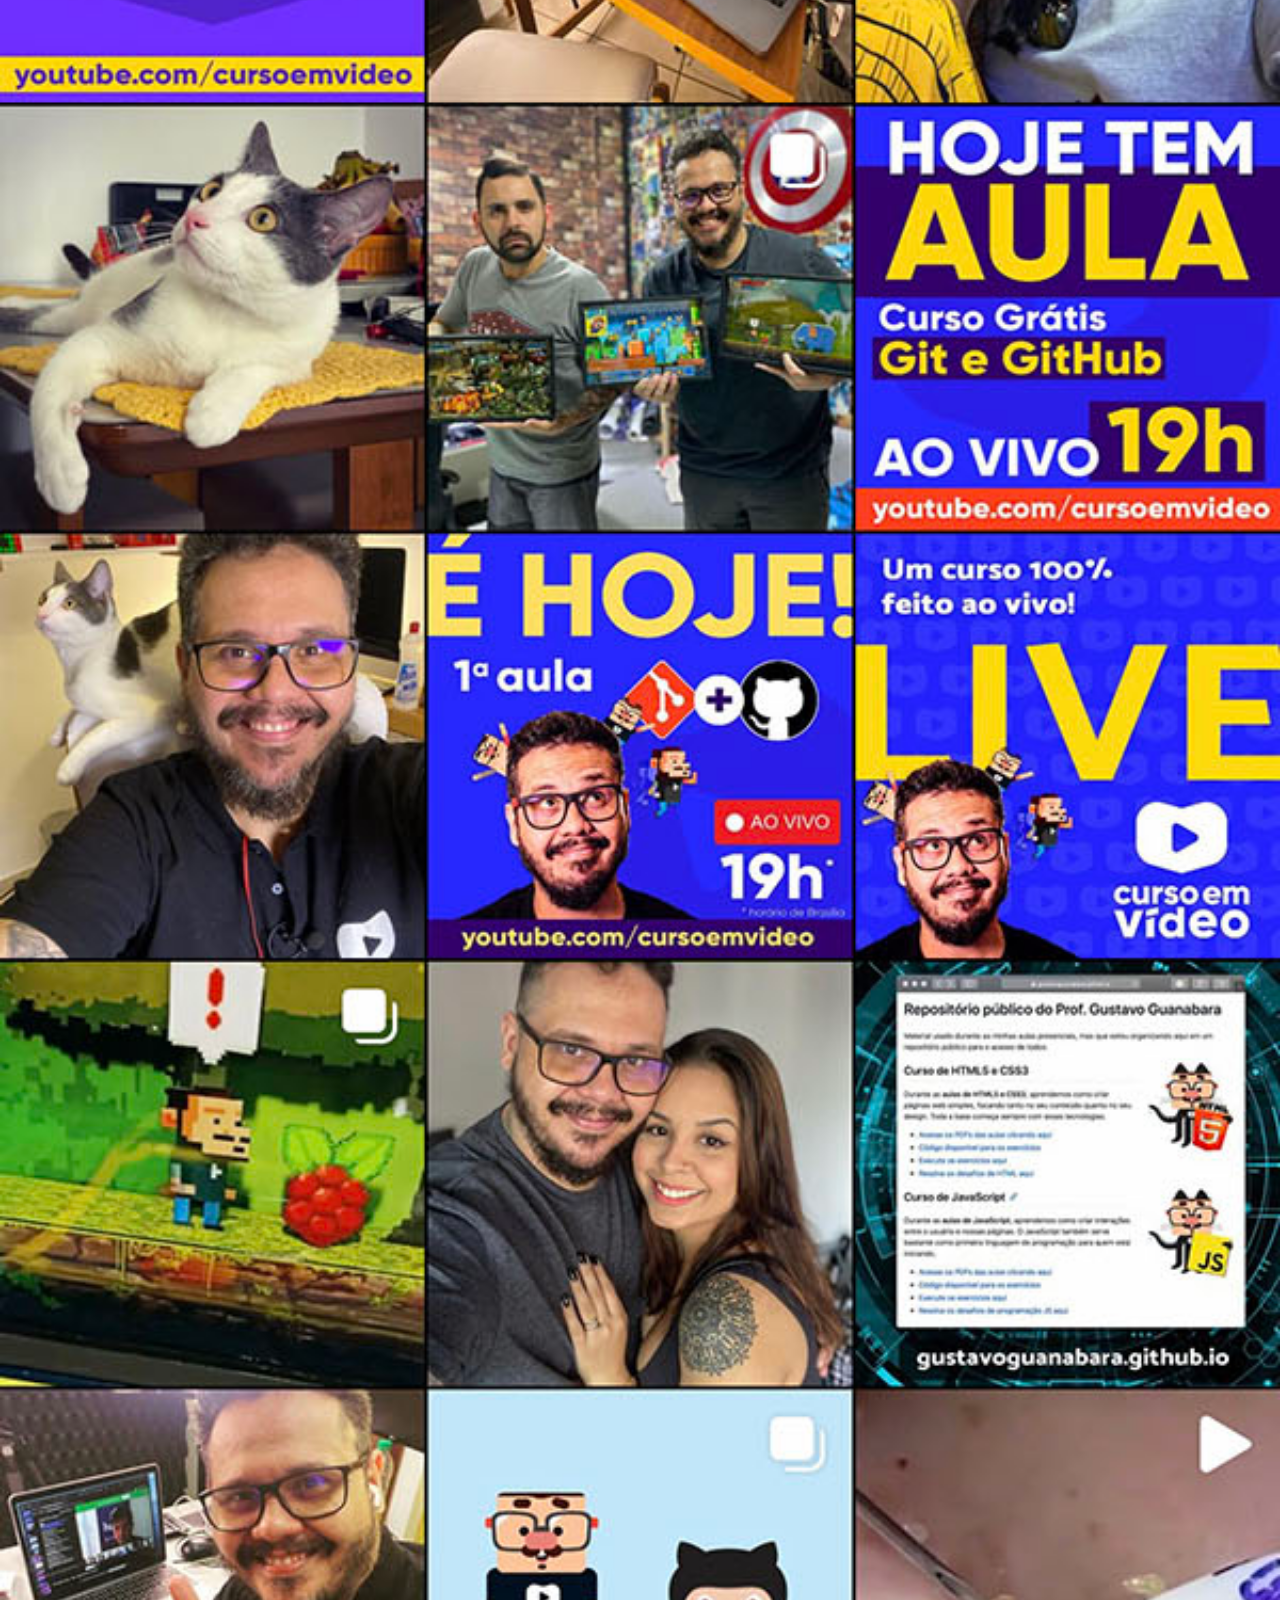
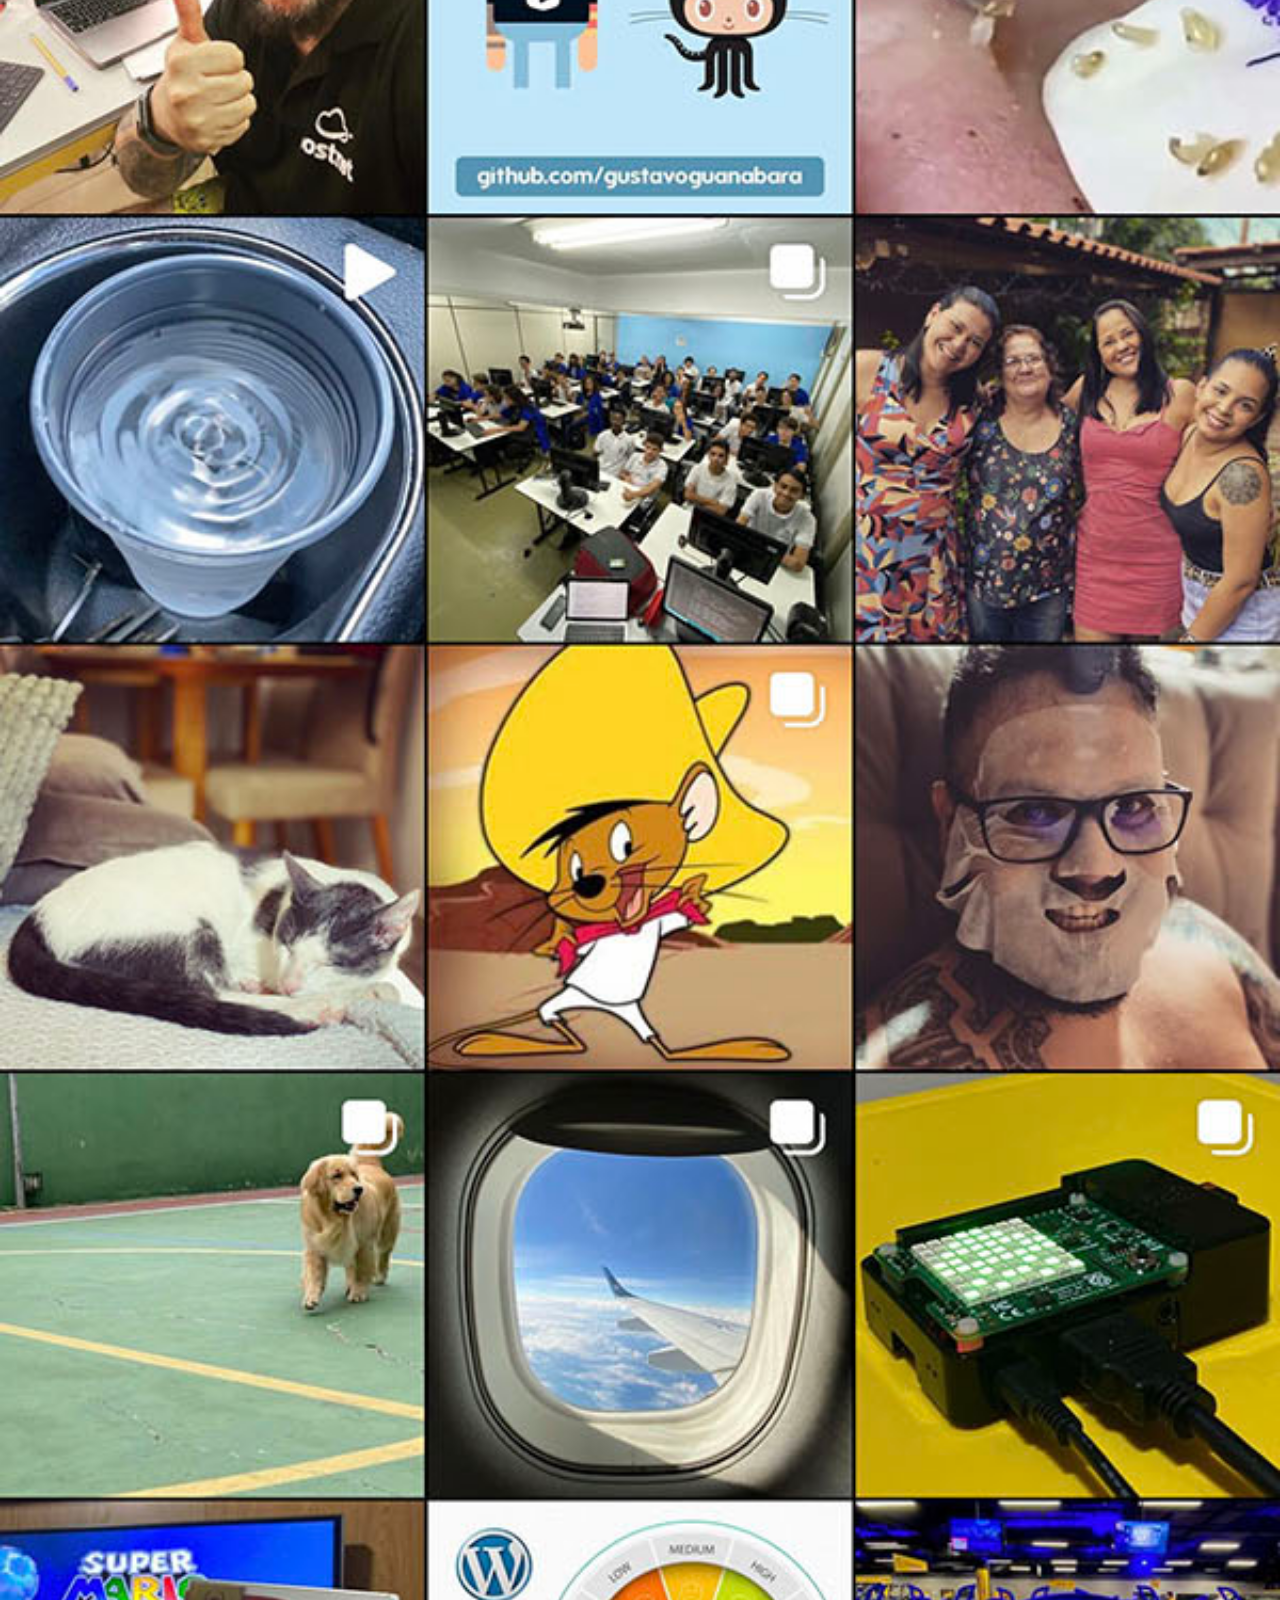
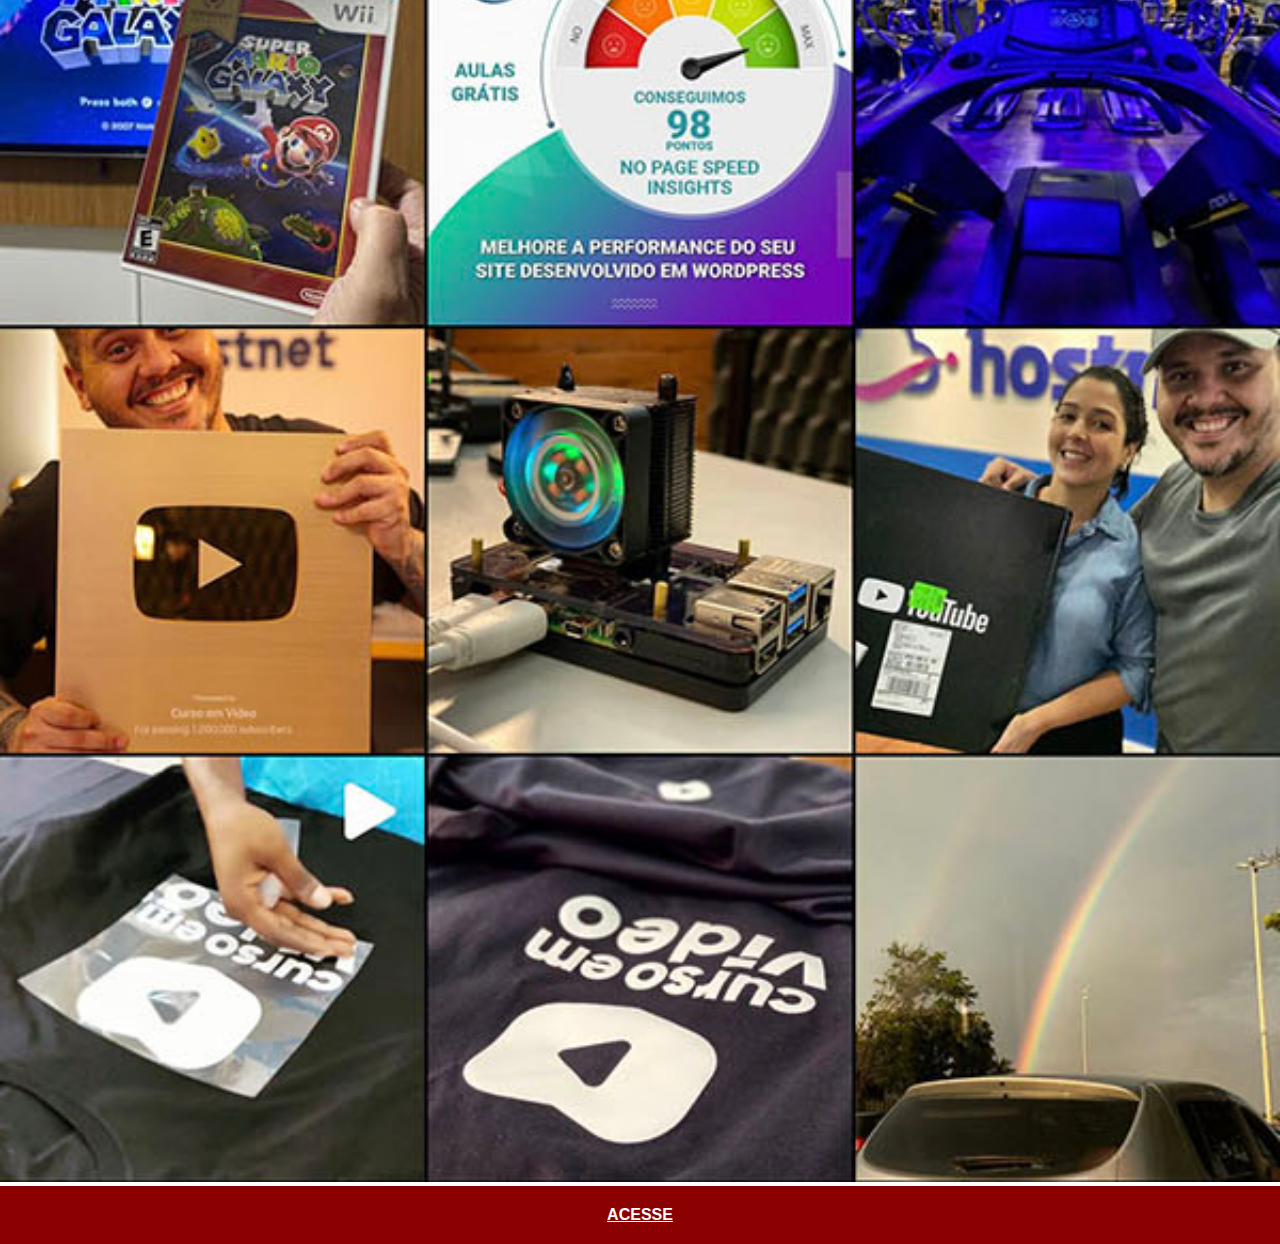
<file: instagram.html>
<!DOCTYPE html>
<html lang="pt-br">
<head>
    <meta charset="UTF-8">
    <meta name="viewport" content="width=device-width, initial-scale=1.0">
    <title>Instagram</title>
    <link rel="stylesheet" href="estilos/social.css">
</head>
<body>
    <img src="imagens/tela-instagram.jpg" alt="Instagram">
    <a href="https://instagram.com/gustavoguanabara" target="_blank">ACESSE</a>
</body>
</body>
</html>
</file>
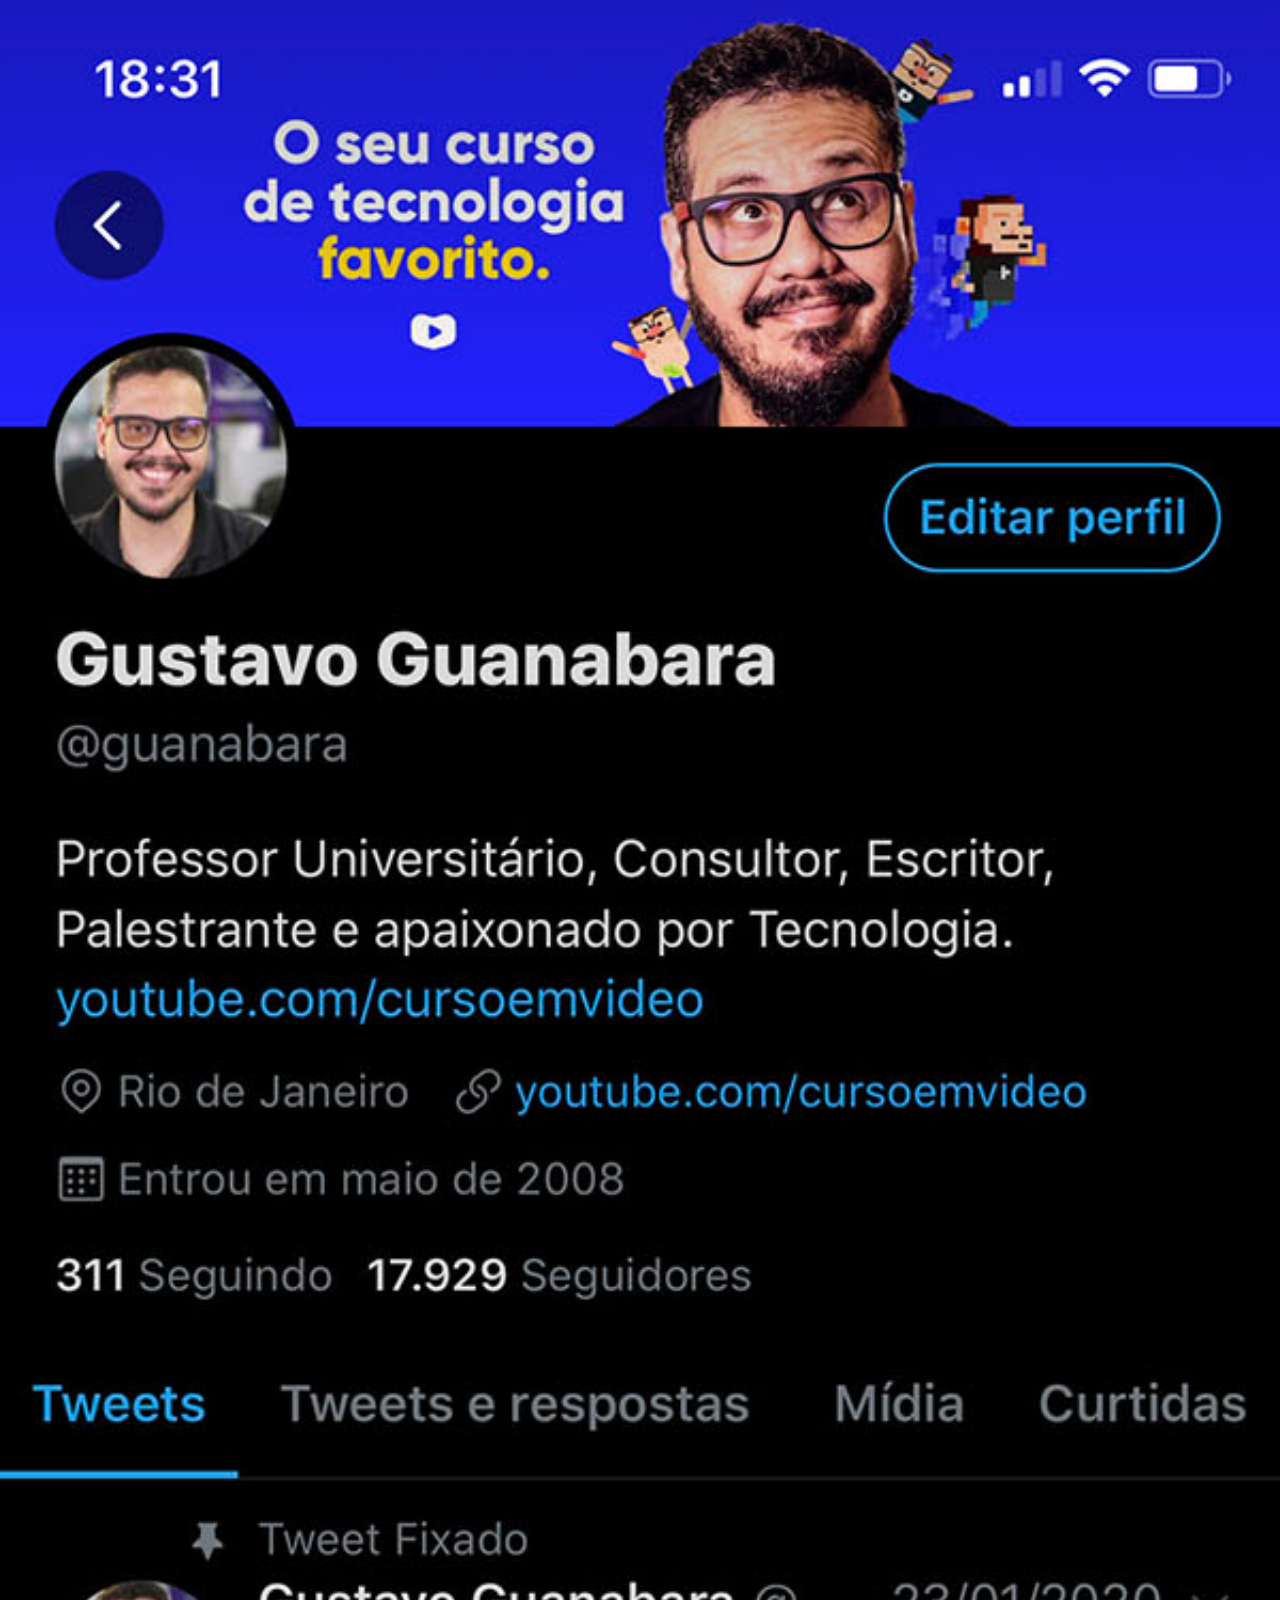
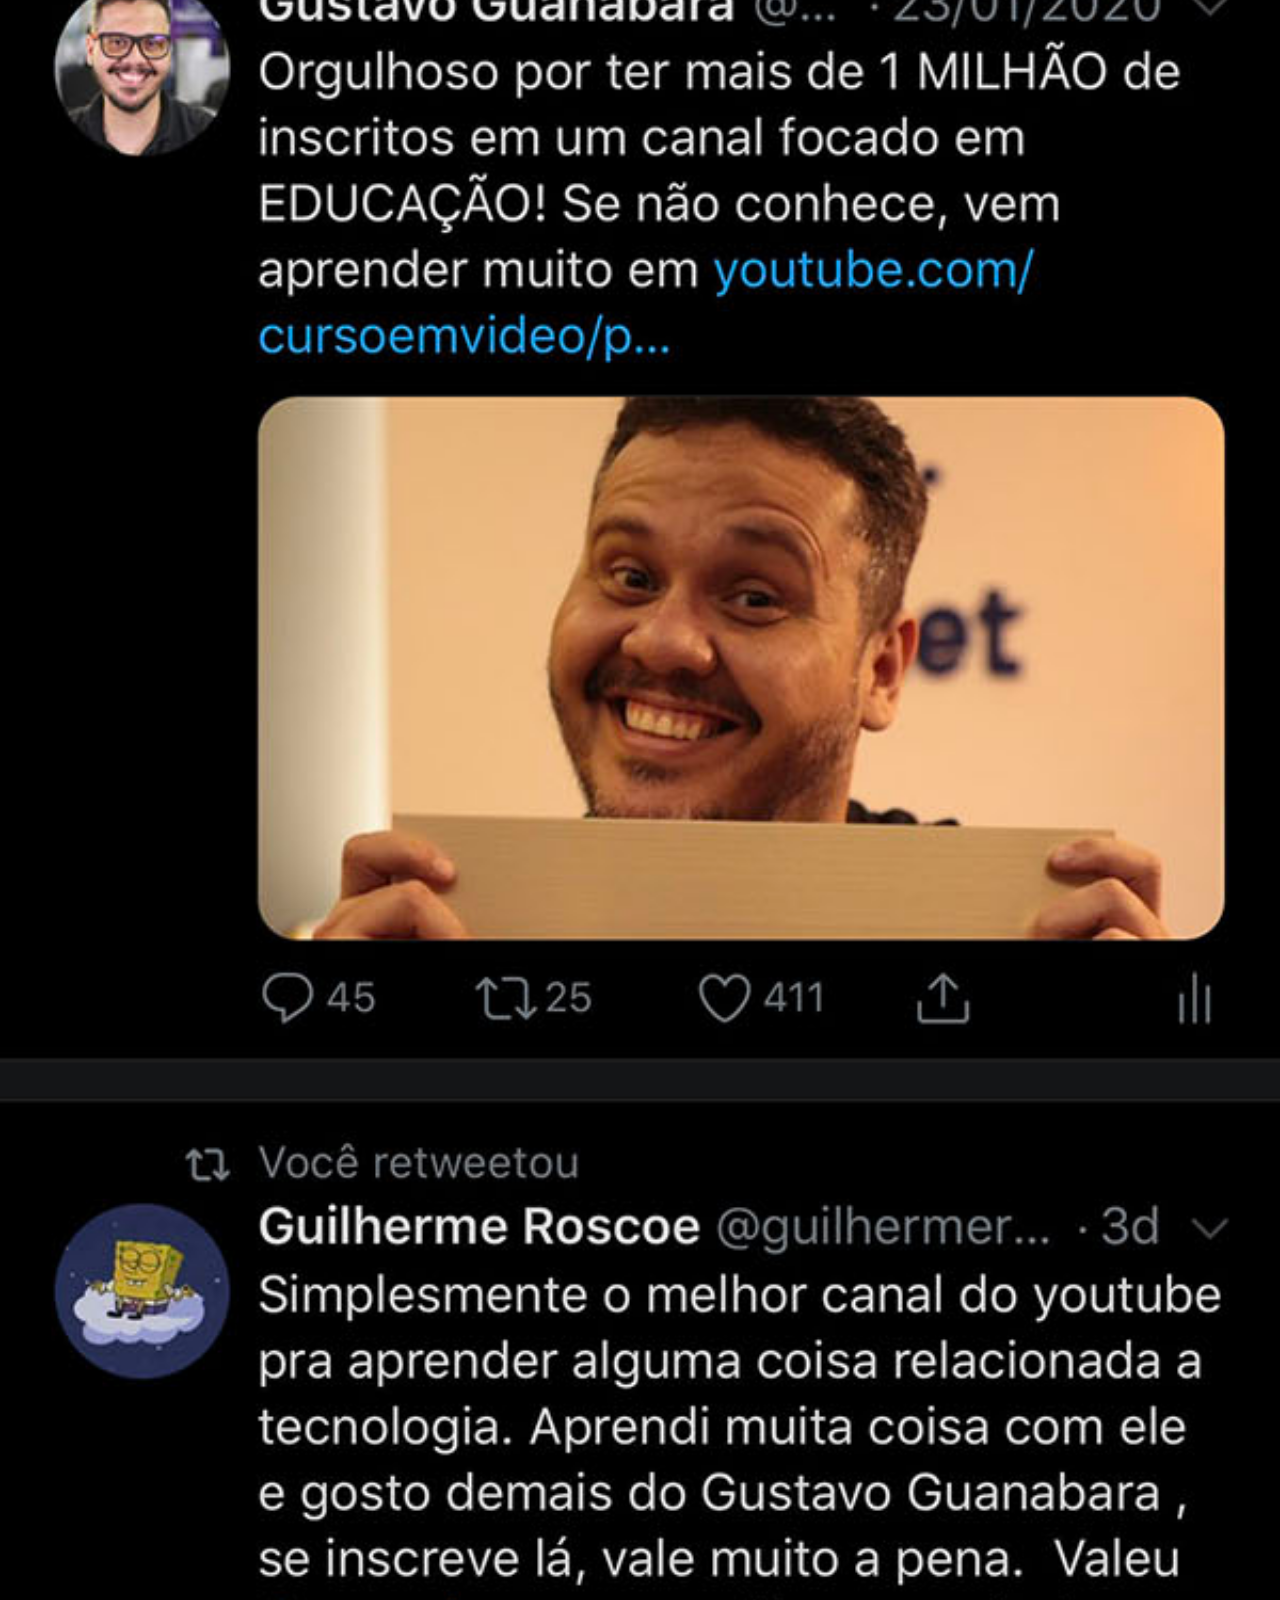
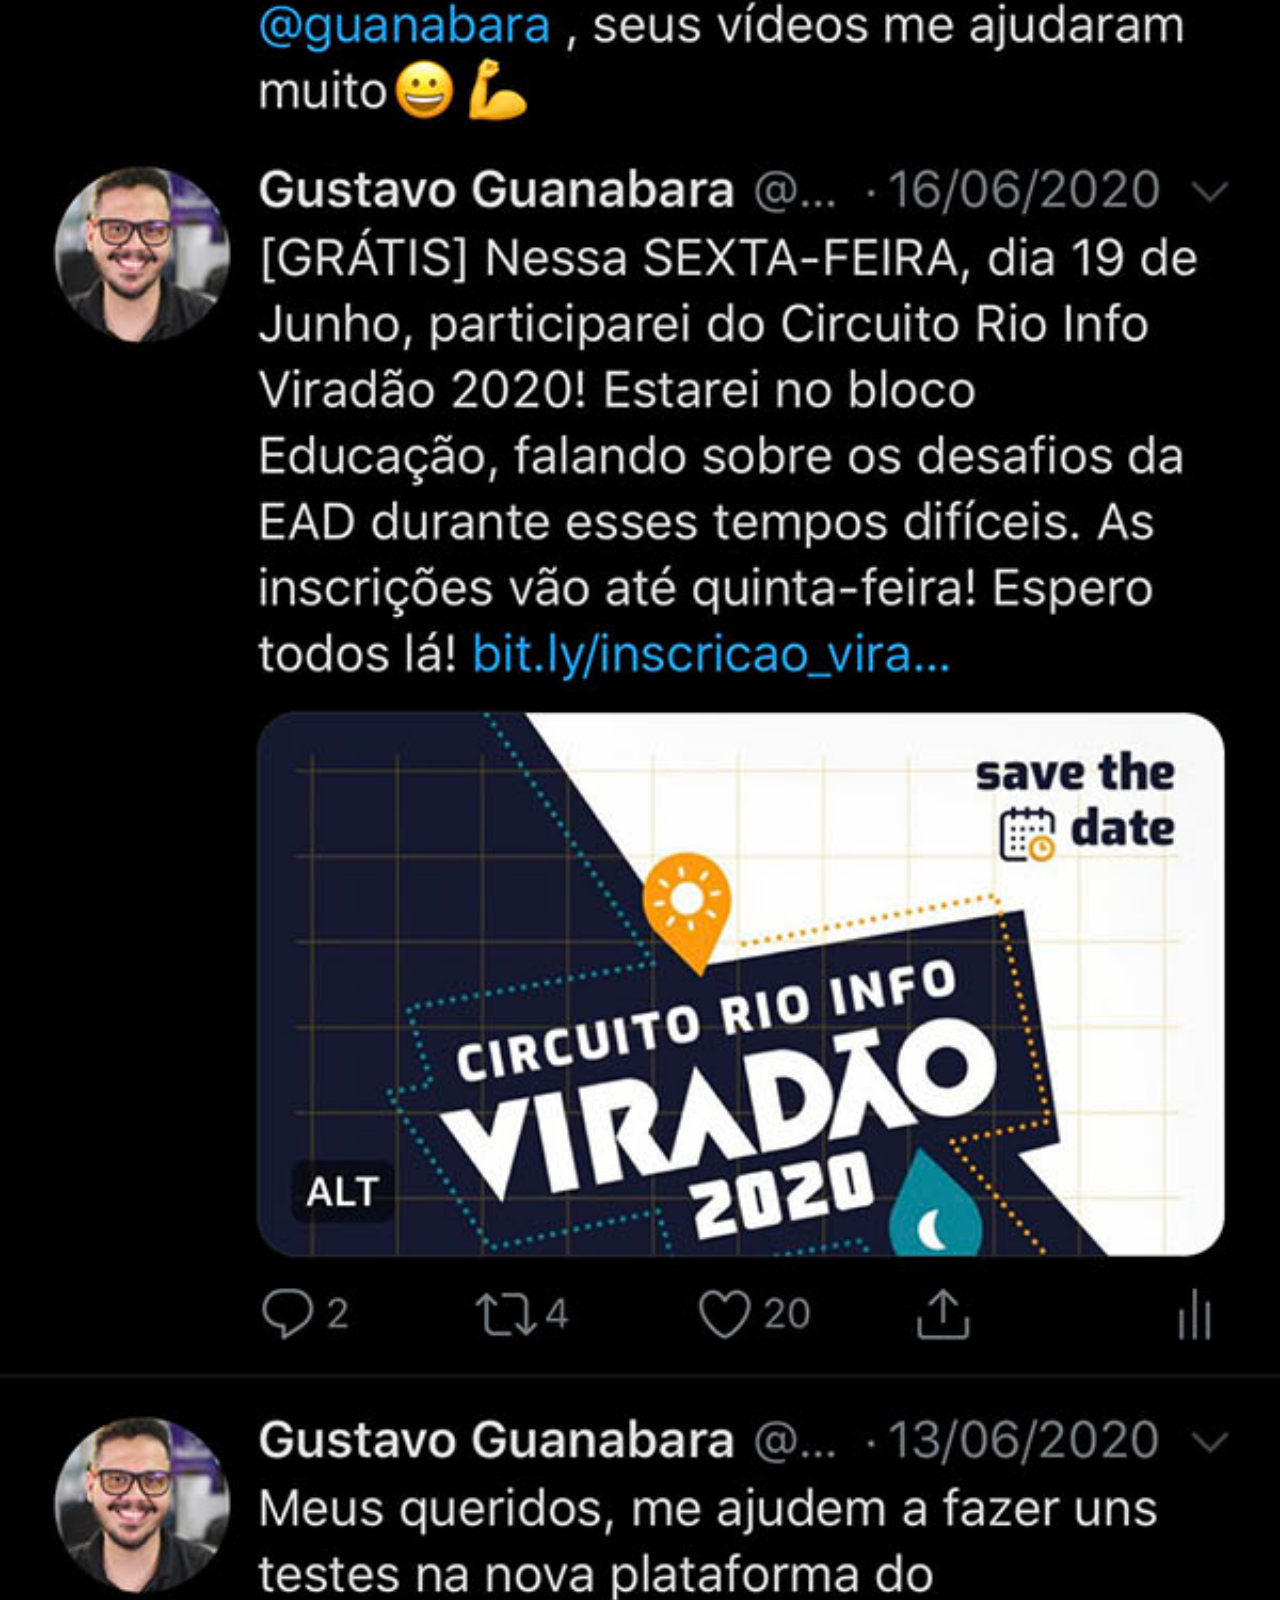
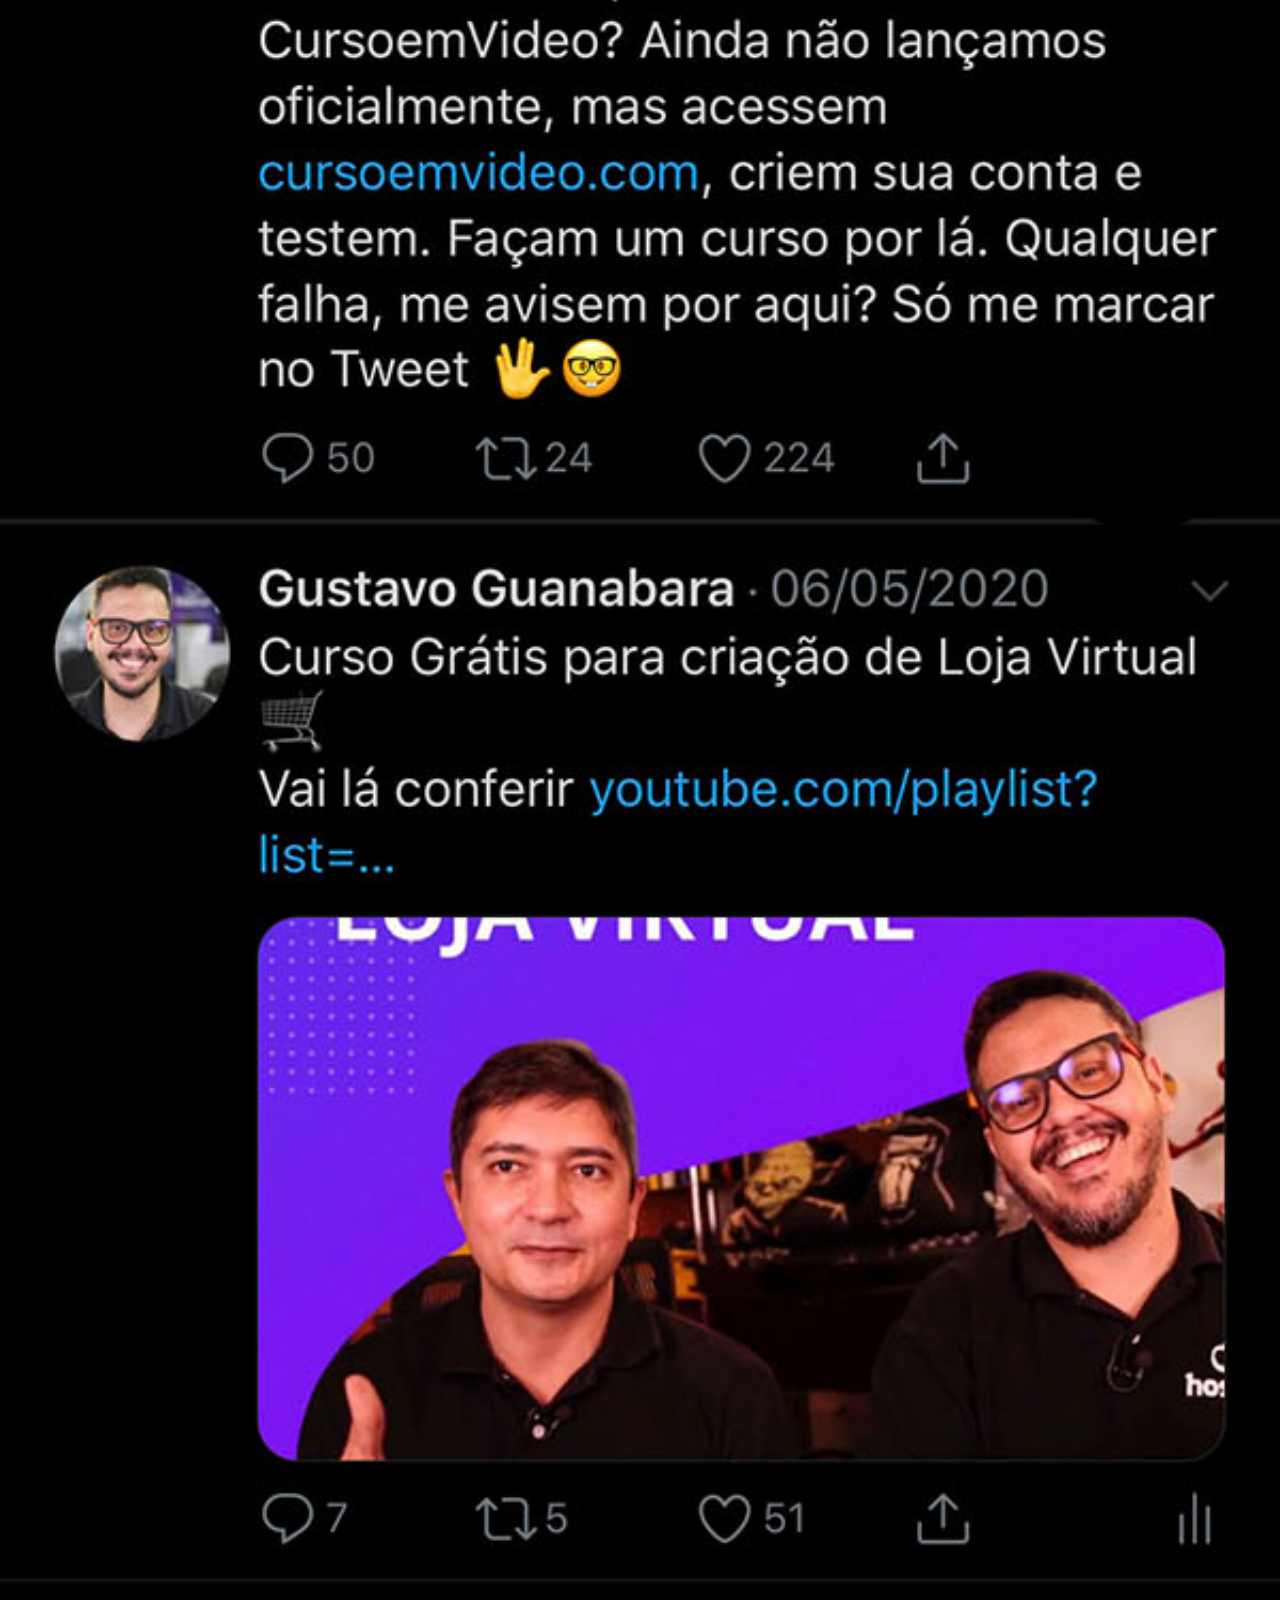
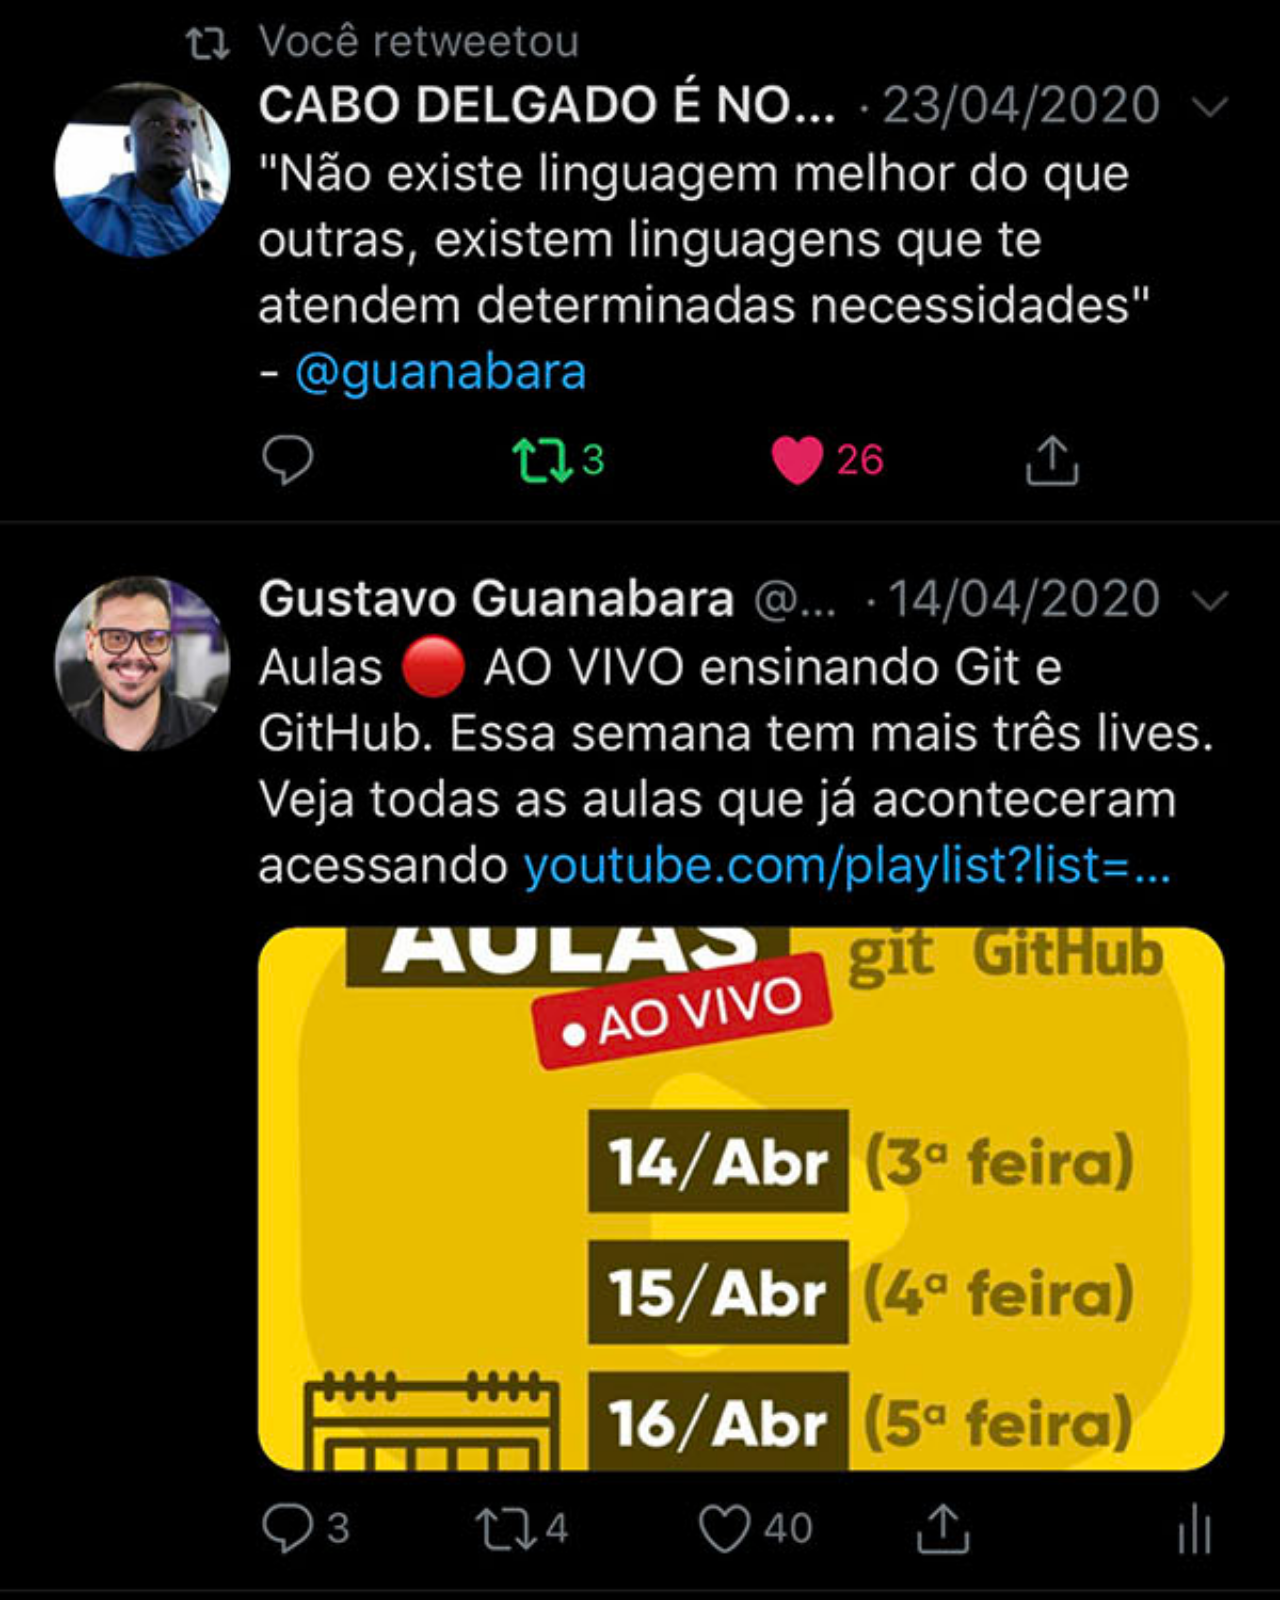
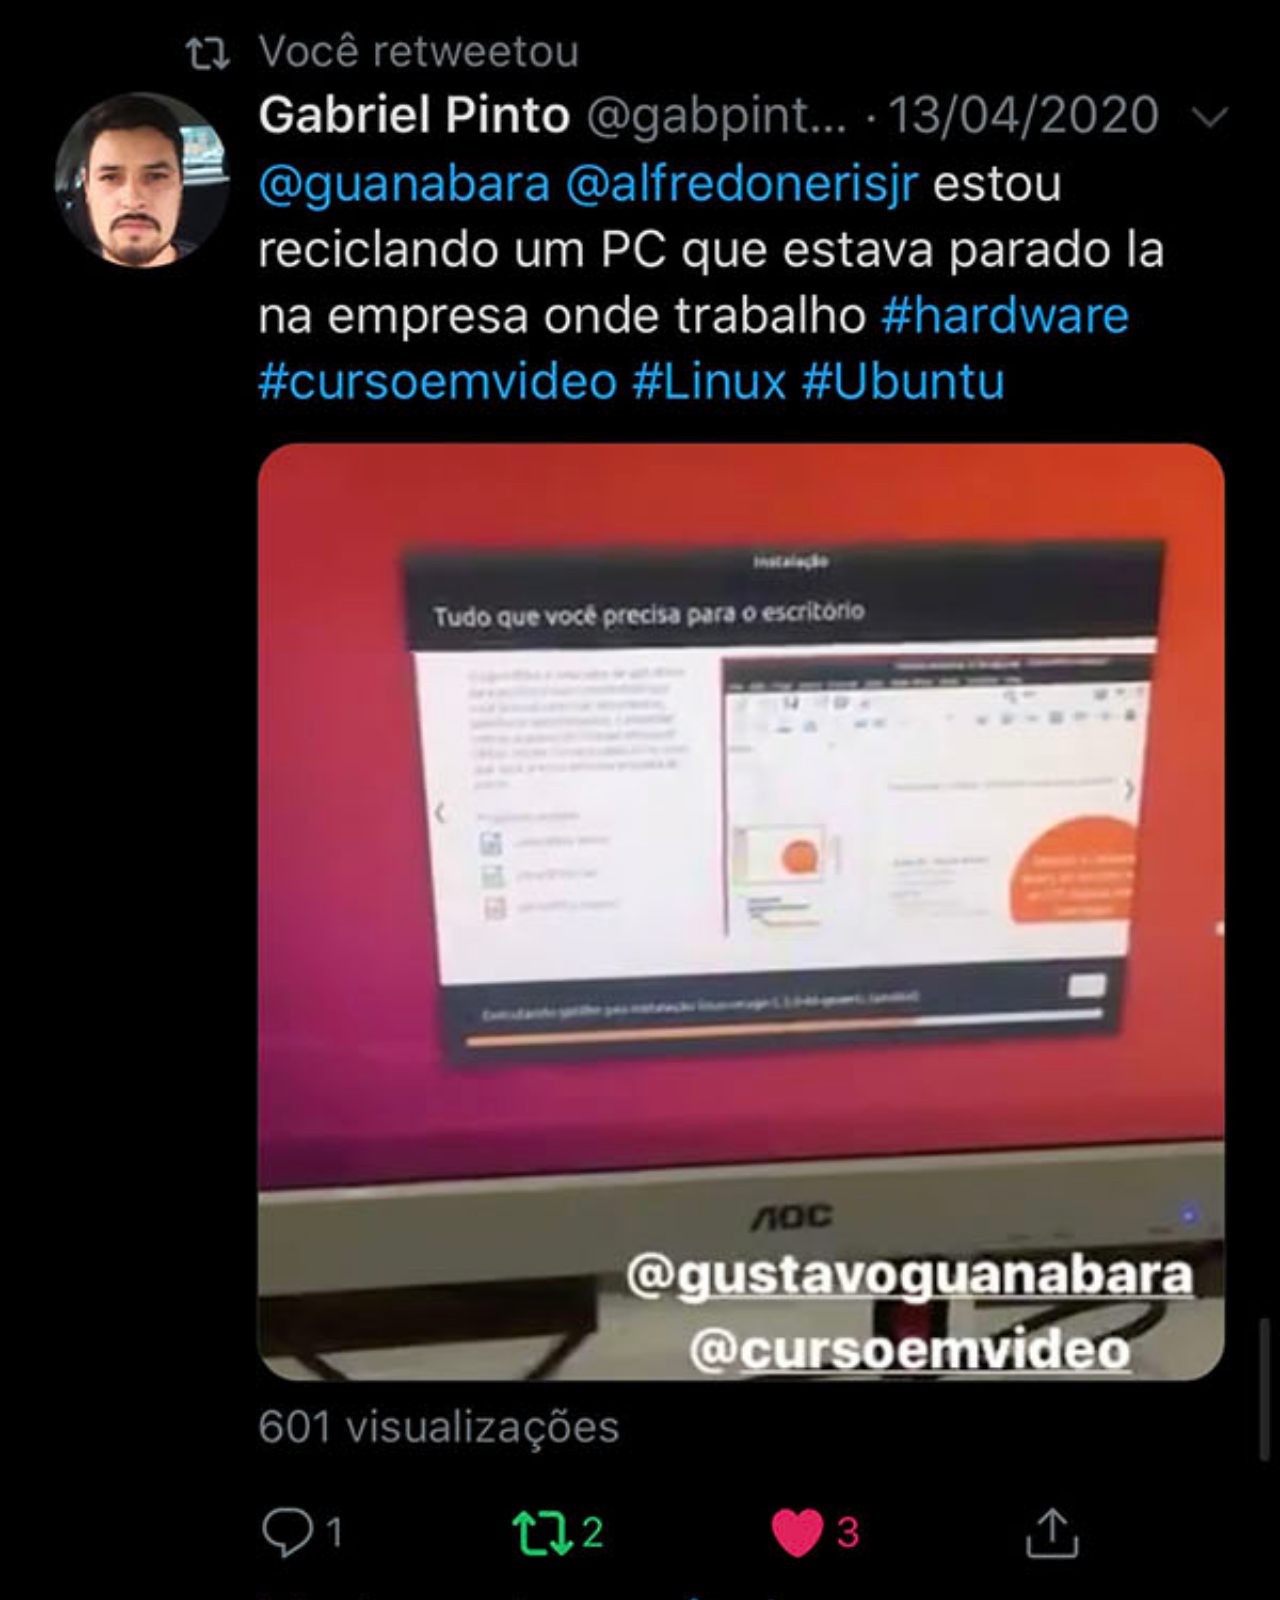
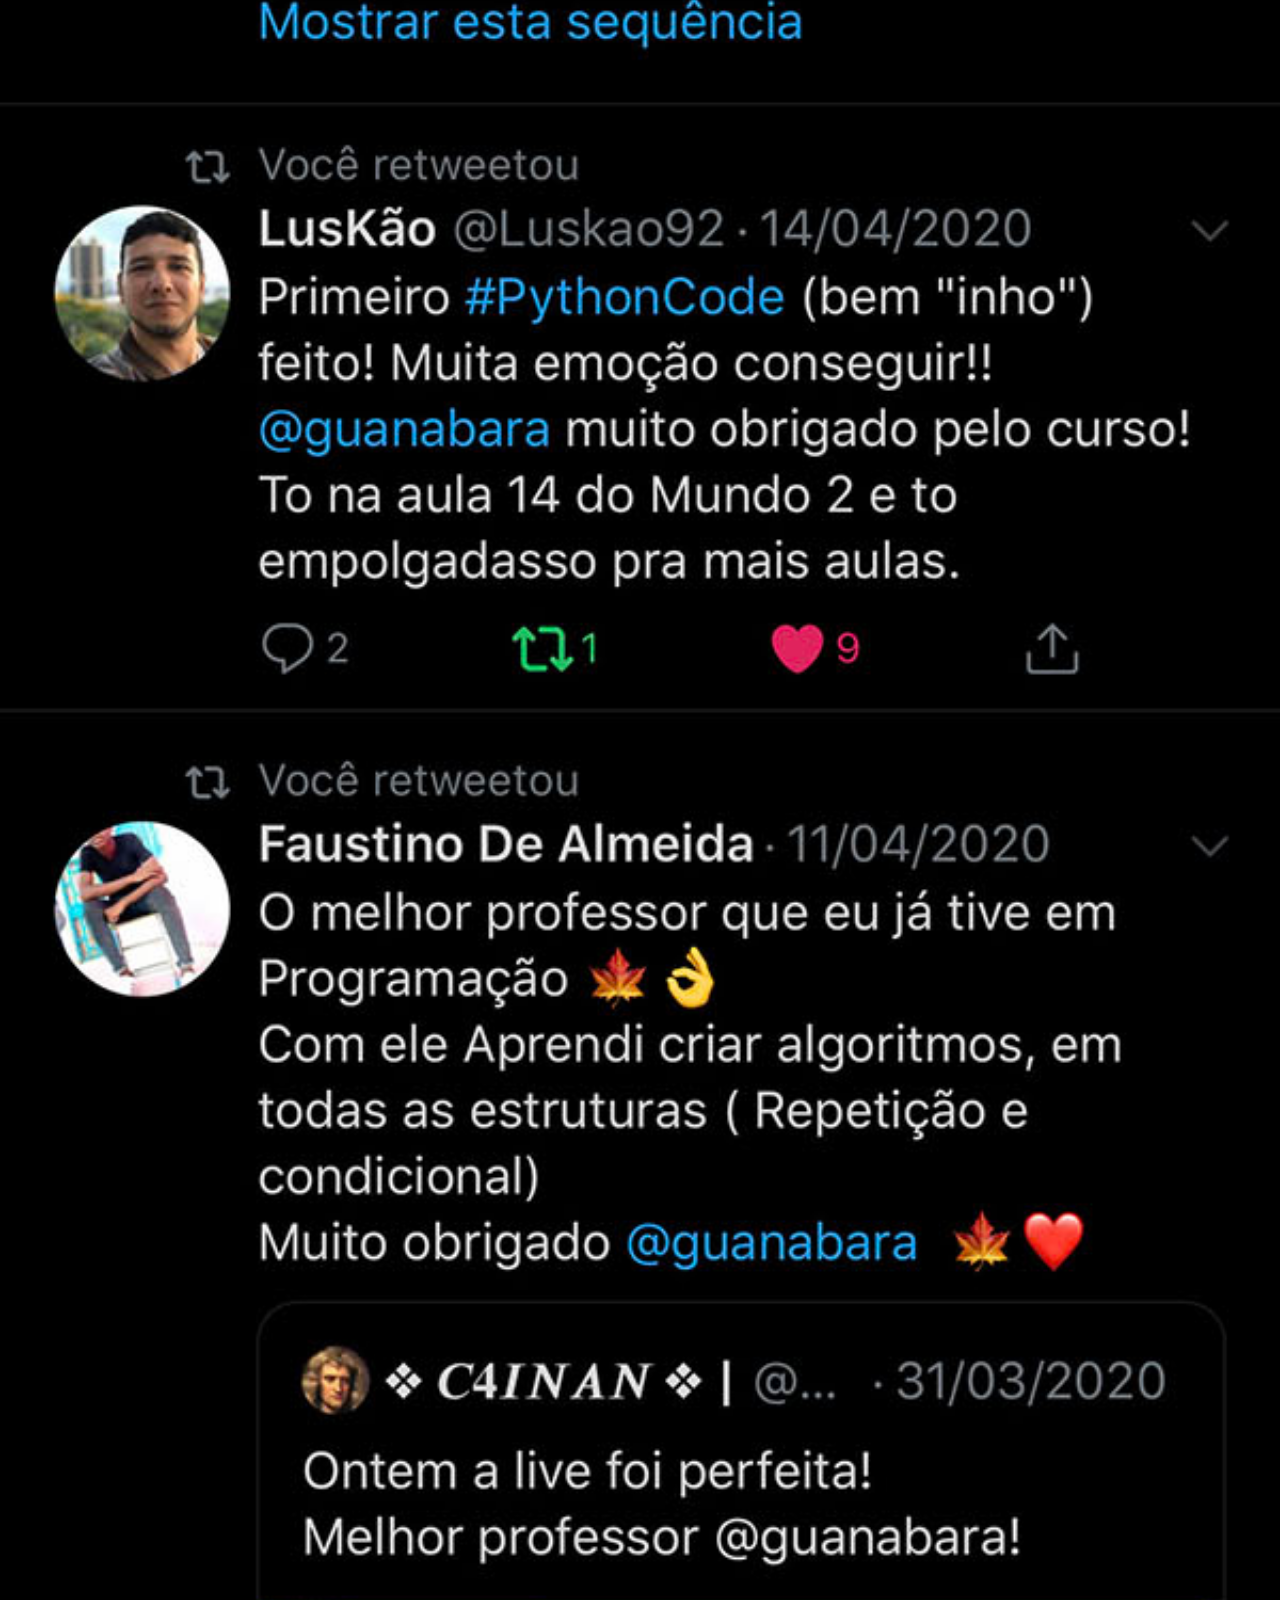
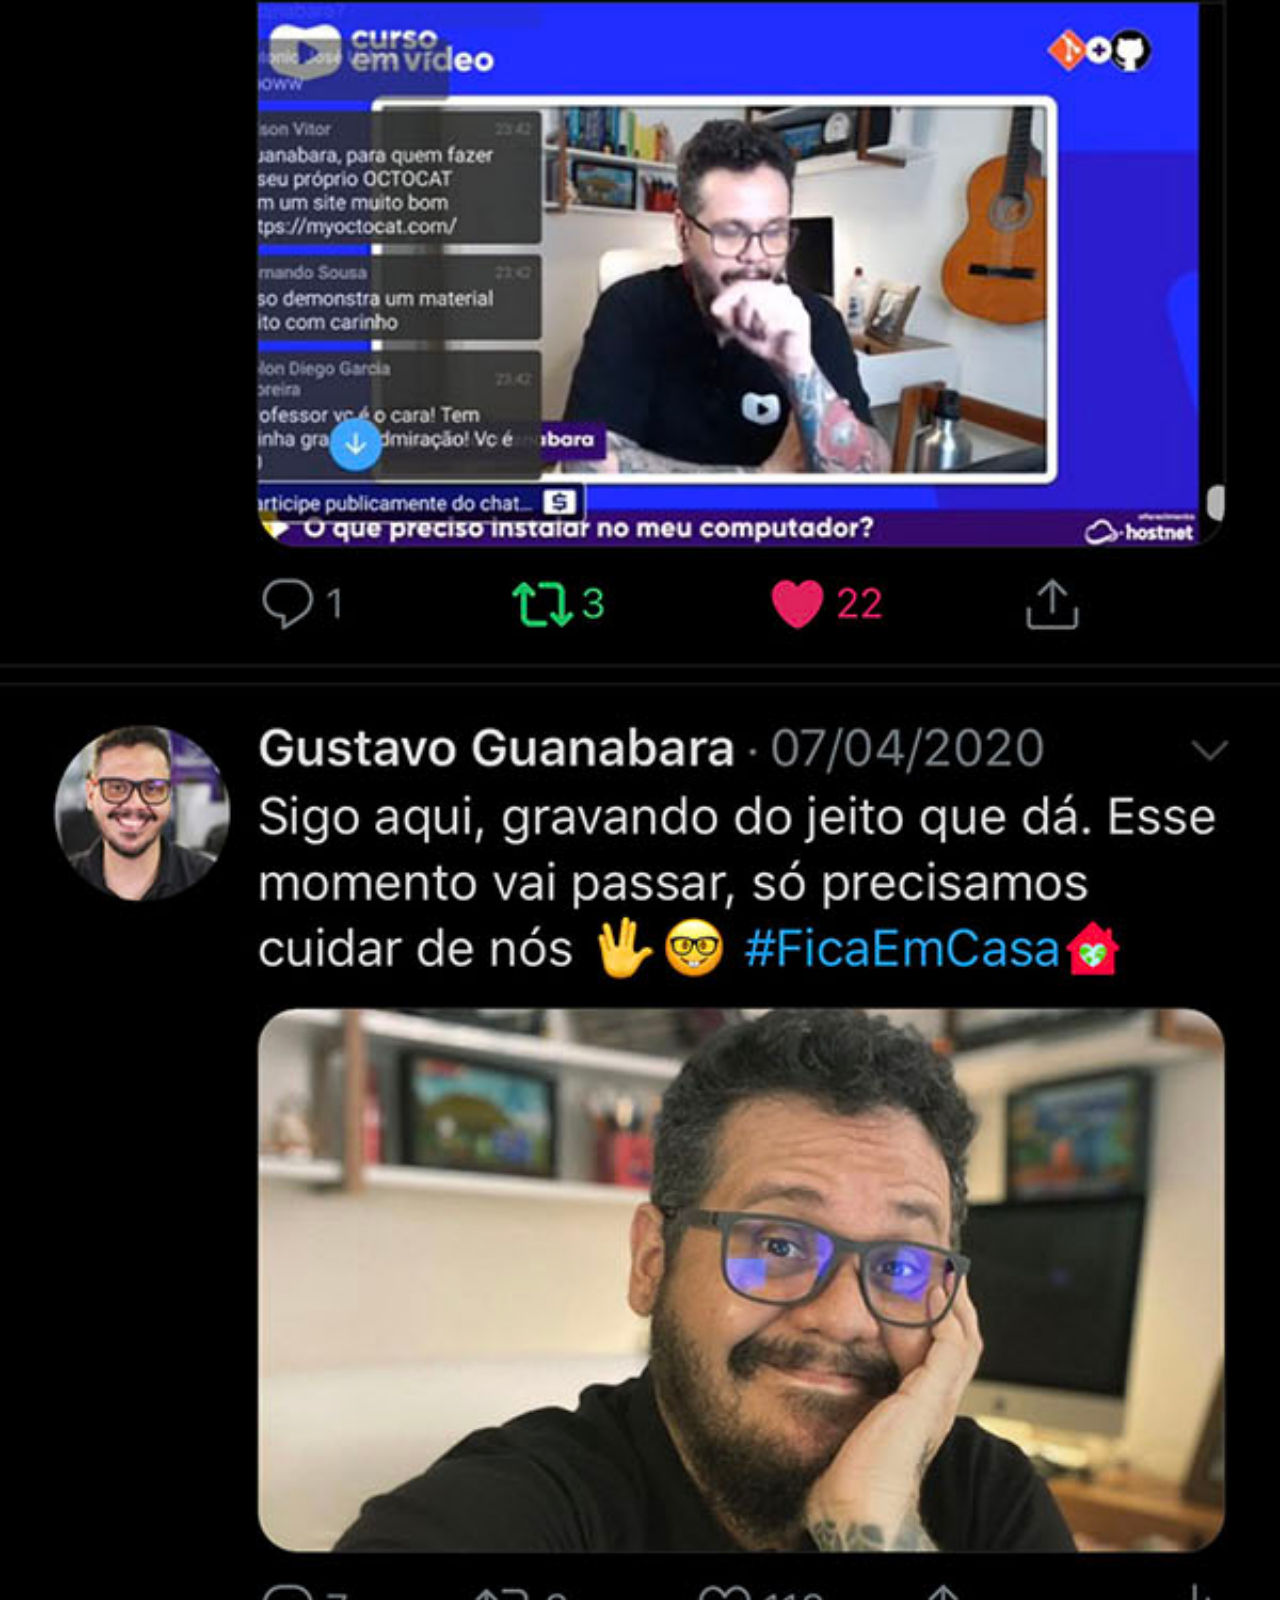
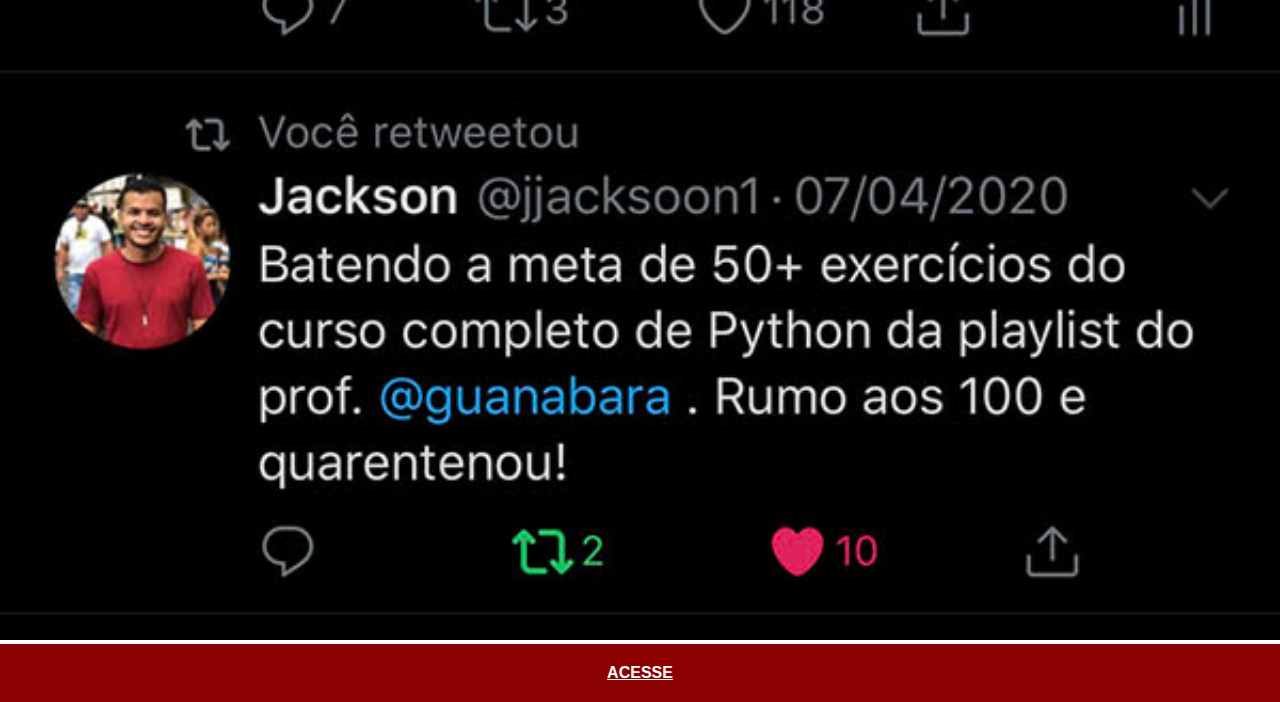
<file: twitter.html>
<!DOCTYPE html>
<html lang="pt-br">
<head>
    <meta charset="UTF-8">
    <meta name="viewport" content="width=device-width, initial-scale=1.0">
    <title>Twitter</title>
    <link rel="stylesheet" href="estilos/social.css">
</head>
<body>
     <img src="imagens/tela-twitter.jpg" alt="Twitter">
    <a href="https://twitter.com/guanabara" target="_blank">ACESSE</a>
</body>
</html>
</file>
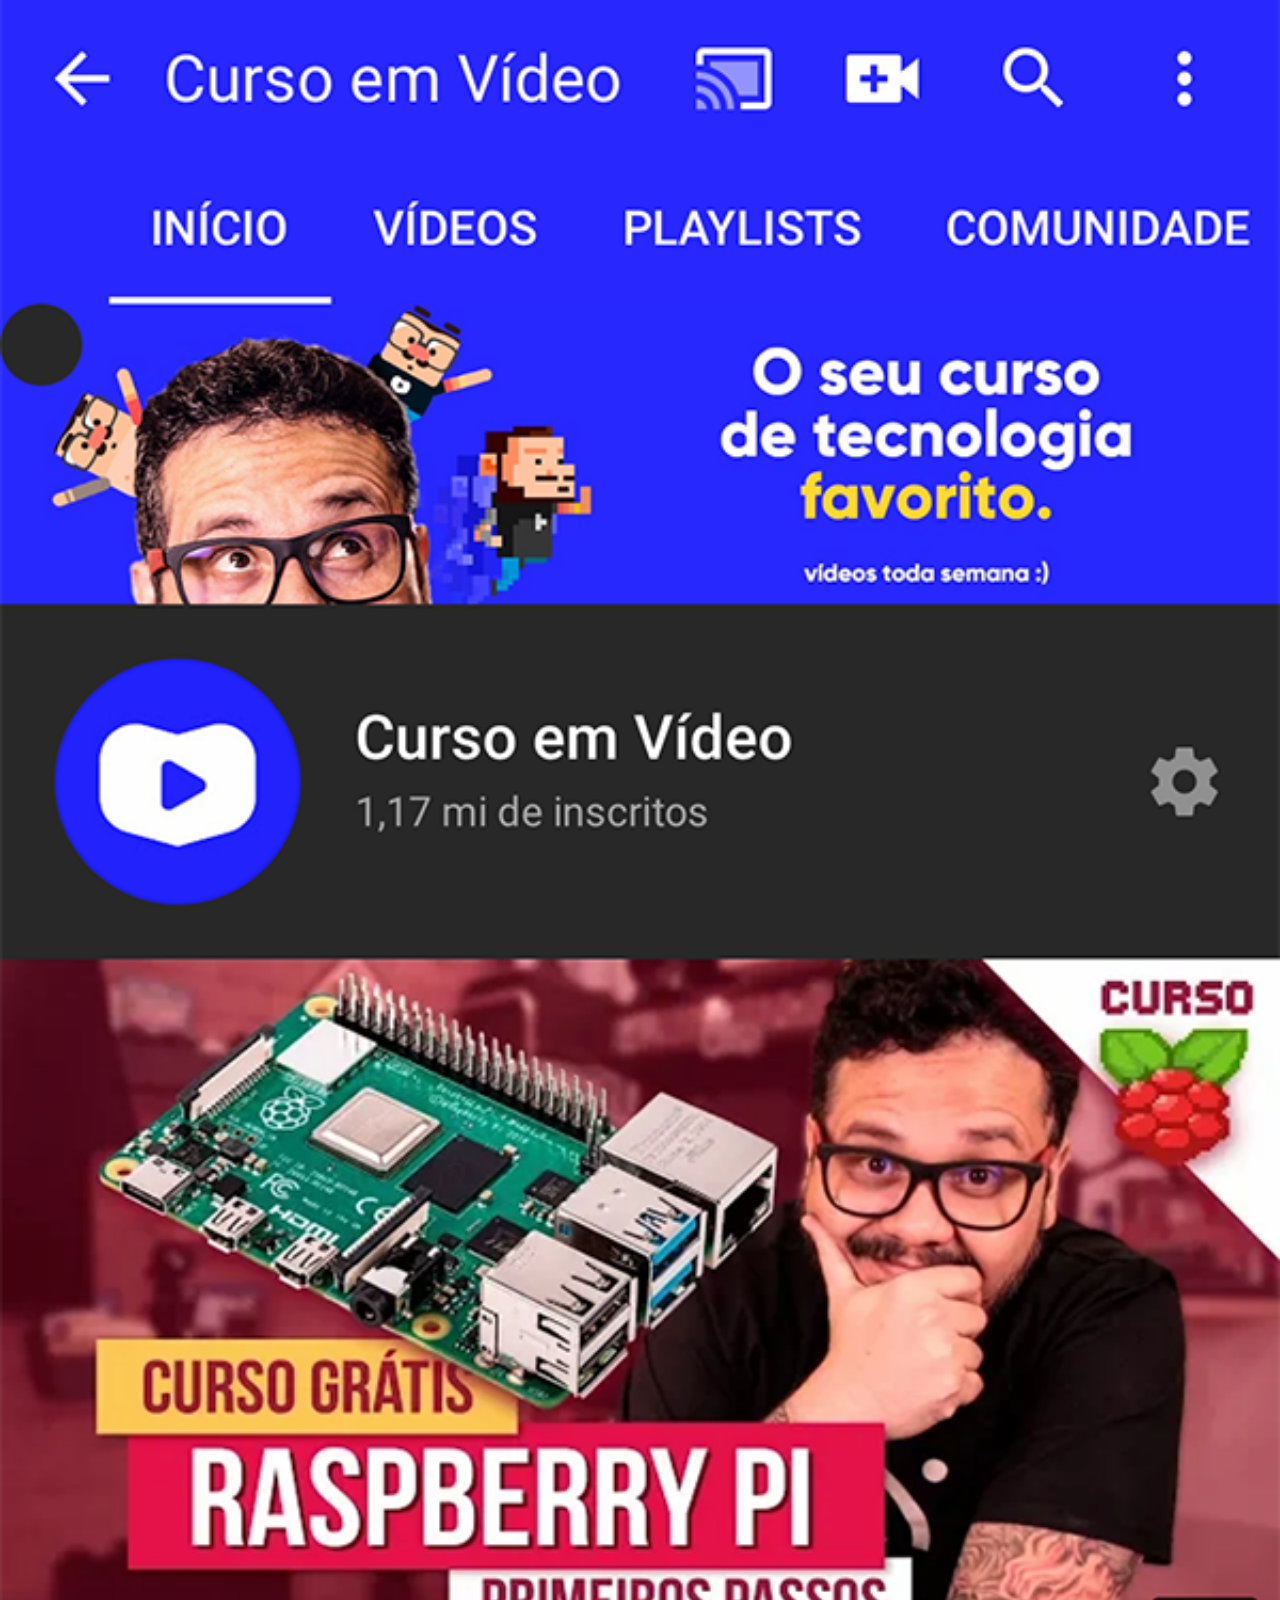
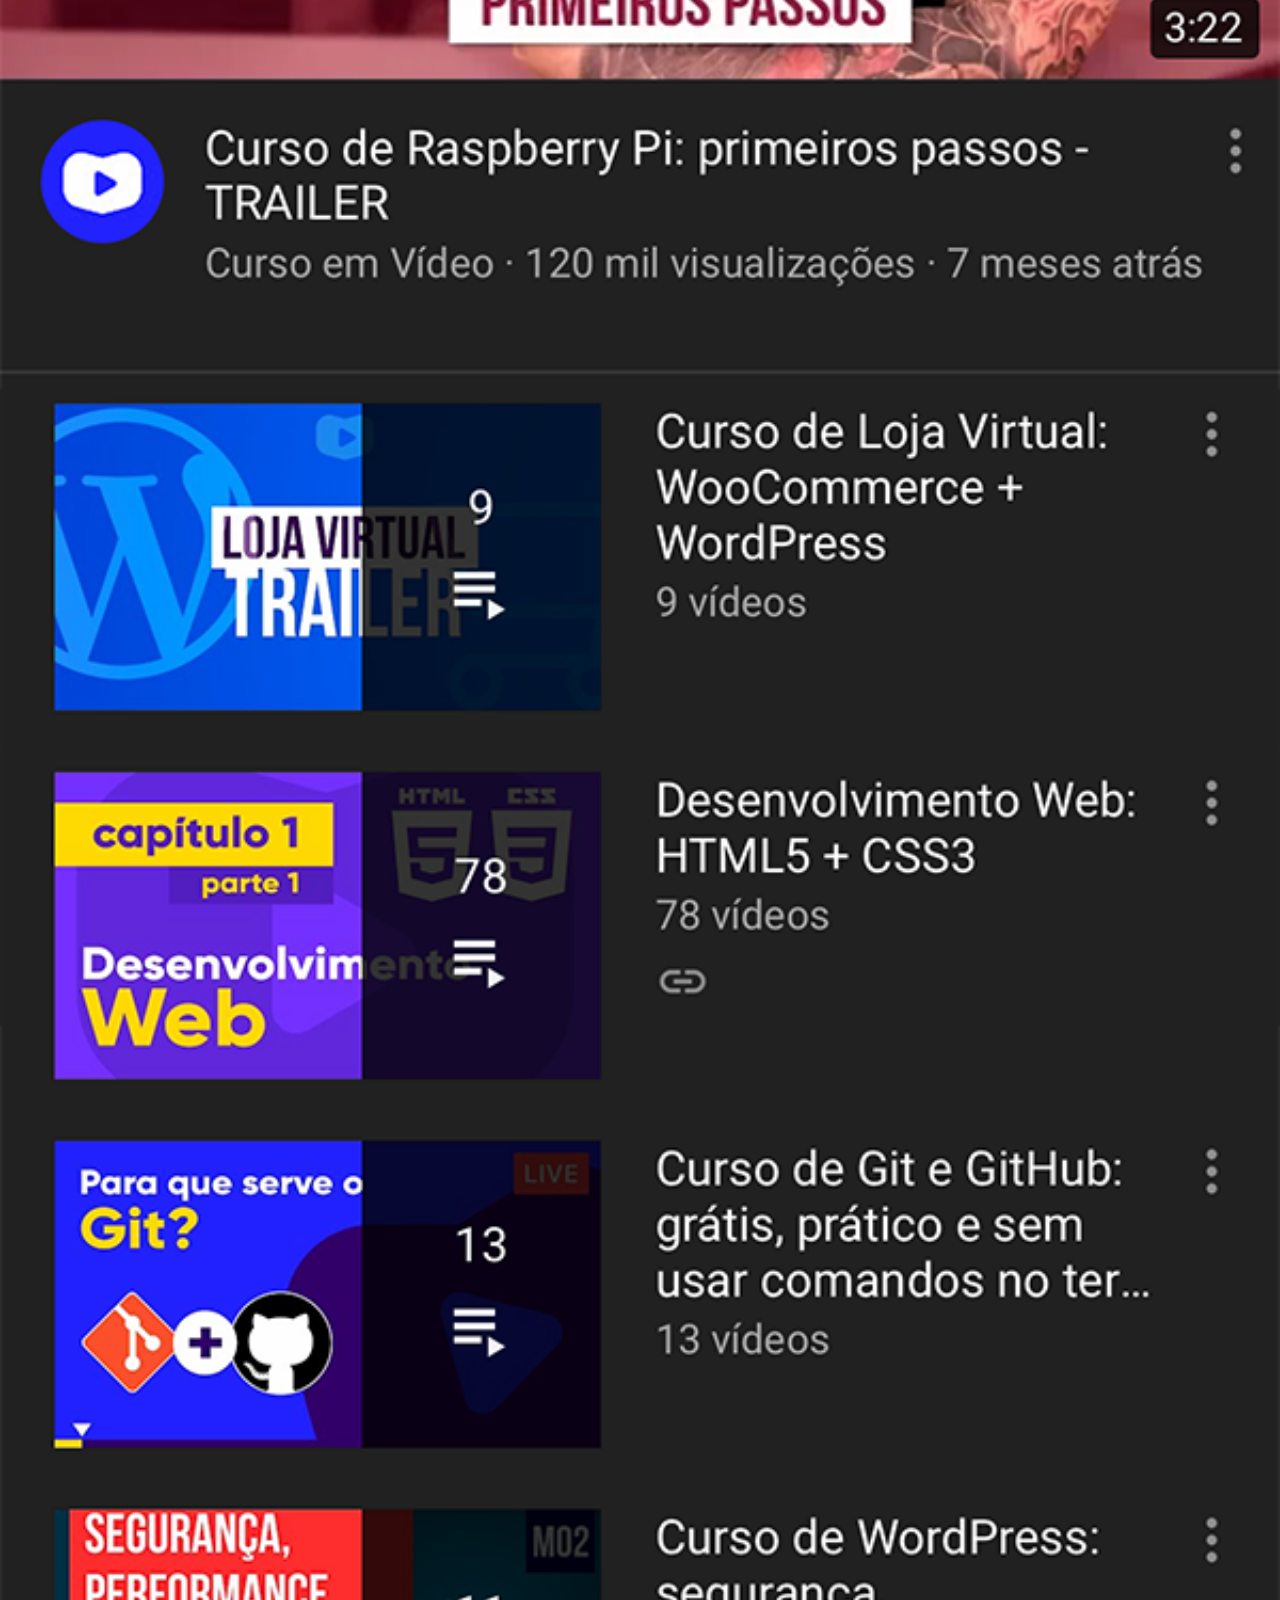
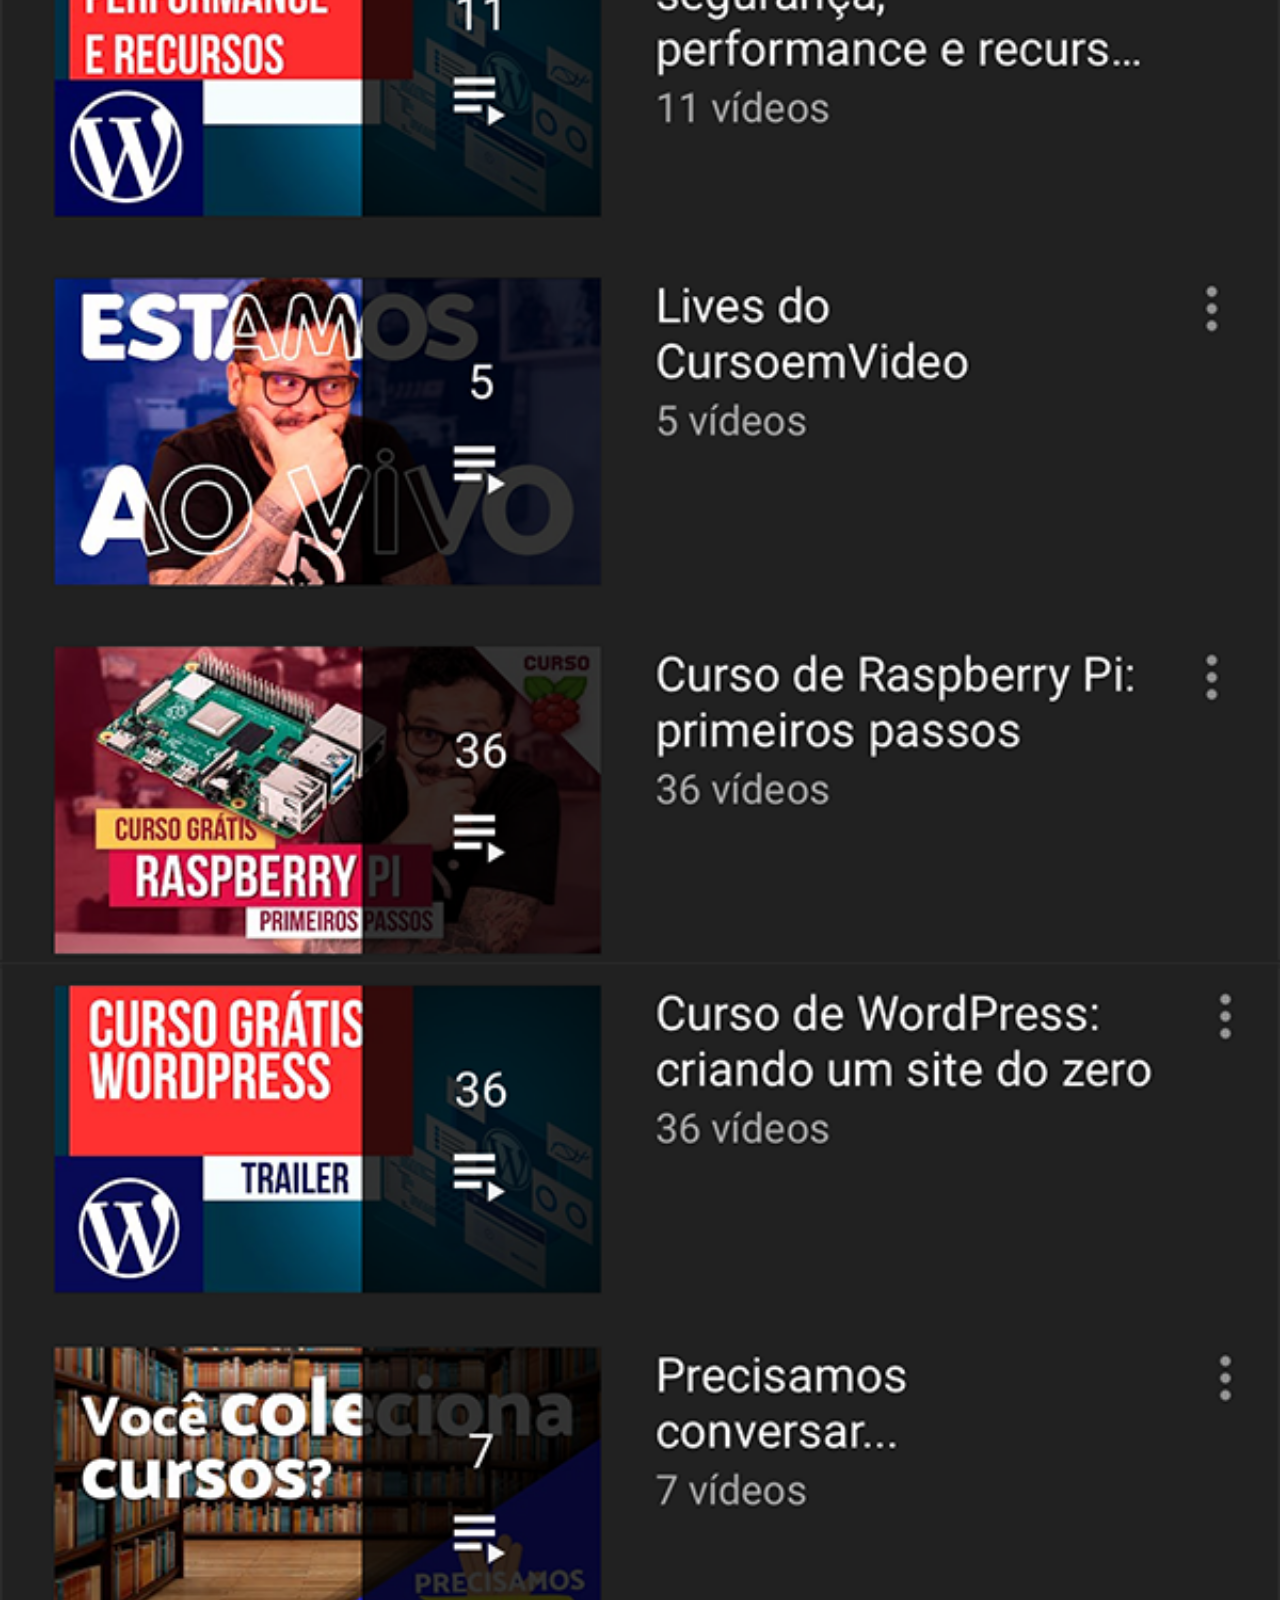
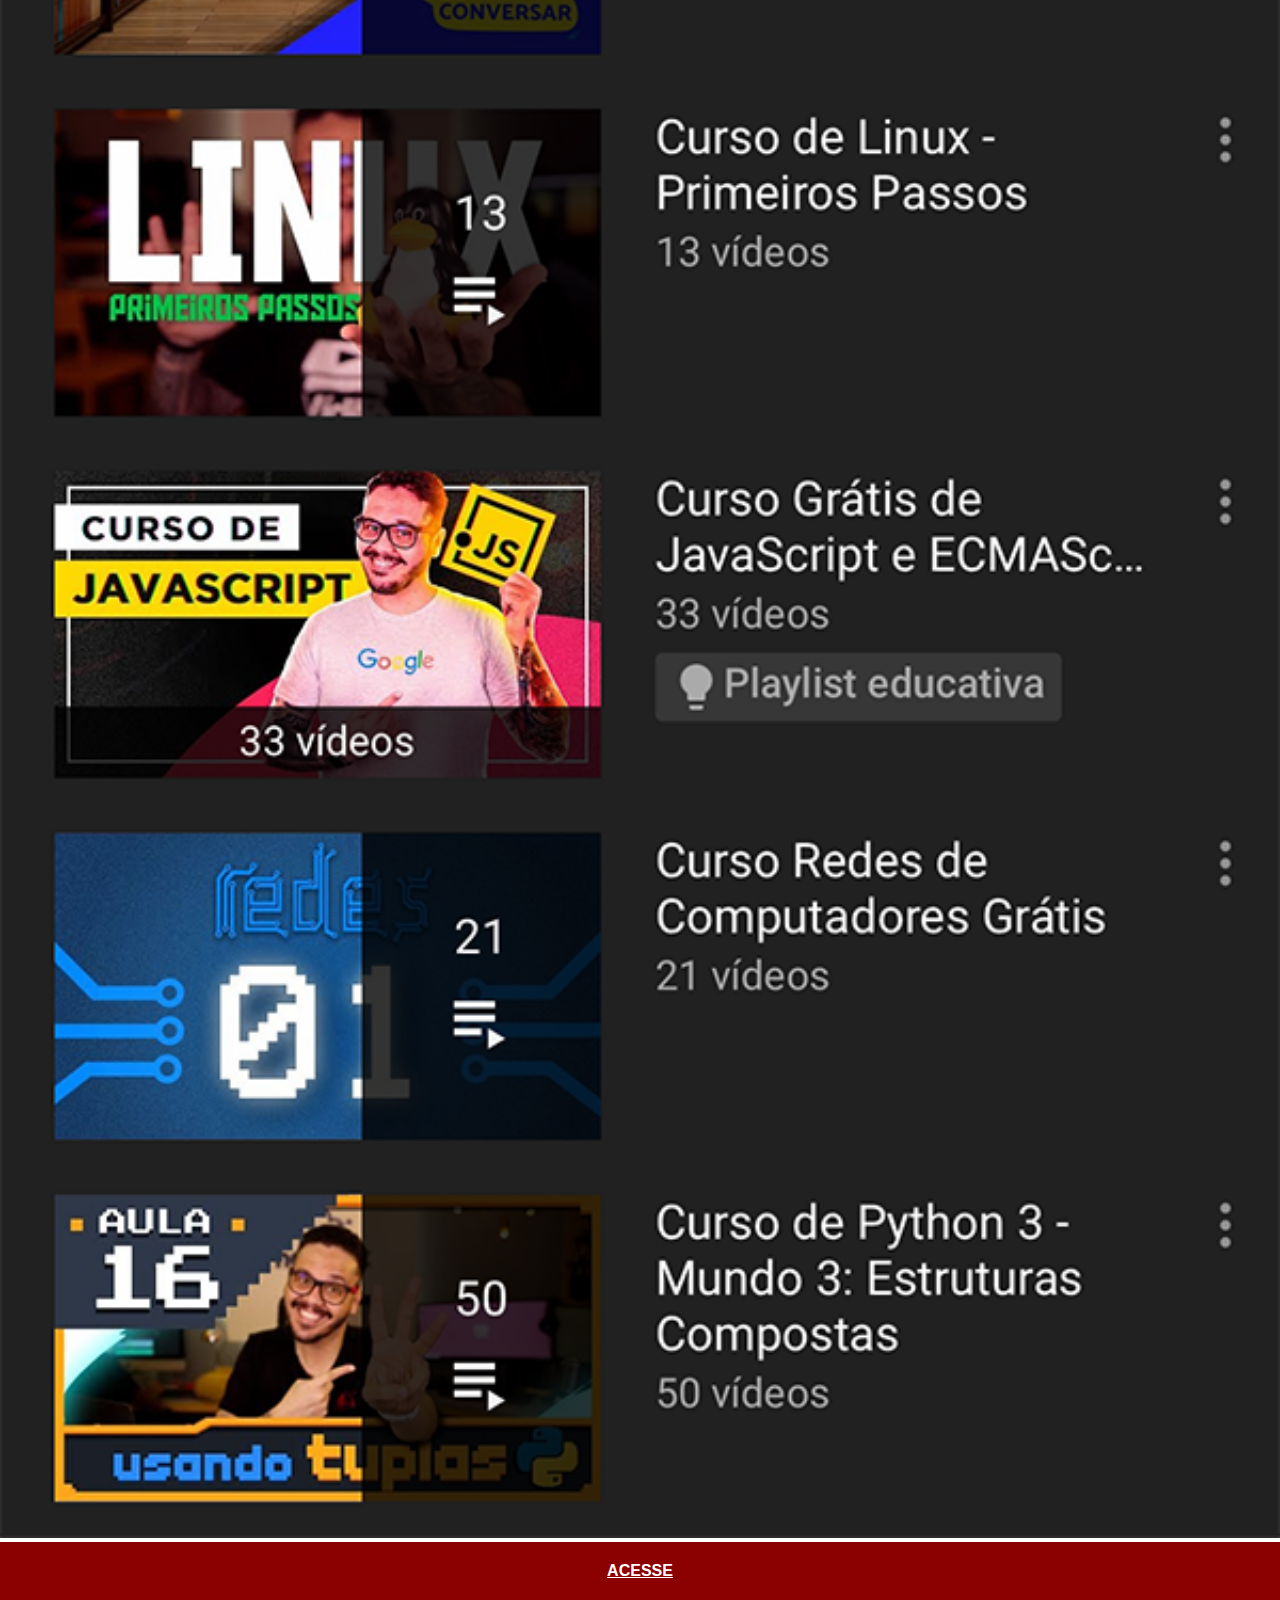
<file: youtube.html>
<!DOCTYPE html>
<html lang="pt-br">
<head>
    <meta charset="UTF-8">
    <meta name="viewport" content="width=device-width, initial-scale=1.0">
    <title>Youtube</title>
    <link rel="stylesheet" href="estilos/social.css">
</head>
<body>
    <img src="imagens/tela-youtube.png" alt="Youtube">
    <a href="https://www.youtube.com/@cursoemvideo/playlists" target="_blank">ACESSE</a>
</body>
</html>
</file>
<file: estilos/style.css>
@charset "UTF-8";

* {
    margin: 0px;
    padding: 0px;
    font-family: Arial, Helvetica, sans-serif;
}

html,body {
    height: 100vh;
    width: 100vw;
    background-color: black;
}

body {
    background: url('../imagens/fundo-madeira.jpg') 
    no-repeat top center;
    background-size: cover;
    background-attachment: fixed;
}

main {
    
    position: relative;
    height: 100vh;
}

section#telefone {
   
    position: absolute;
    top: 50%;
    left: 50%;
    transform: translate(-50%, -50%);
    height: 627px;
    width: 311px;
    background: url('../imagens/frame-iphone.png') no-repeat;
}

iframe#tela {
    position: relative;
    top: 80px;
    left: 22px;
    width: 267px;
    height: 471px;

}
section#redes-sociais {
    text-align: right;

}

section#redes-sociais img {
    width: 50px;
    margin: 10px;
    border-radius: 50%;
    box-shadow: 2px 2px 5px rgba(0, 0, 0, 0.400);
    box-sizing: border-box;
   
}

section#redes-sociais img:hover {
    border: 2px solid rgba(255, 255, 255, 0.819);
    transform: translate(-3px, -3px);
    box-shadow: 5px 5px 10px rgba(0, 0, 0, 0.623);
    transition-duration: 0.1s;
}
</file>
<file: estilos/social.css>
@charset "UTF-8";

      * {
            margin: 0px;
            padding: 0px;
            font-family: Arial, Helvetica, sans-serif;
        }

        ::-webkit-scrollbar {
            width: 0px;
            height: 0px;

        }

        img {
            width: 100vw;

        }

        a {
            display: block;
            background-color: darkred;
            color: white;
            padding: 20px;
            text-align: center;
            font-weight: bolder;
            text-decoration:underline;
        }

        a:hover {
            background-color: rgba(255, 0, 0, 0.819);
        }
</file>
